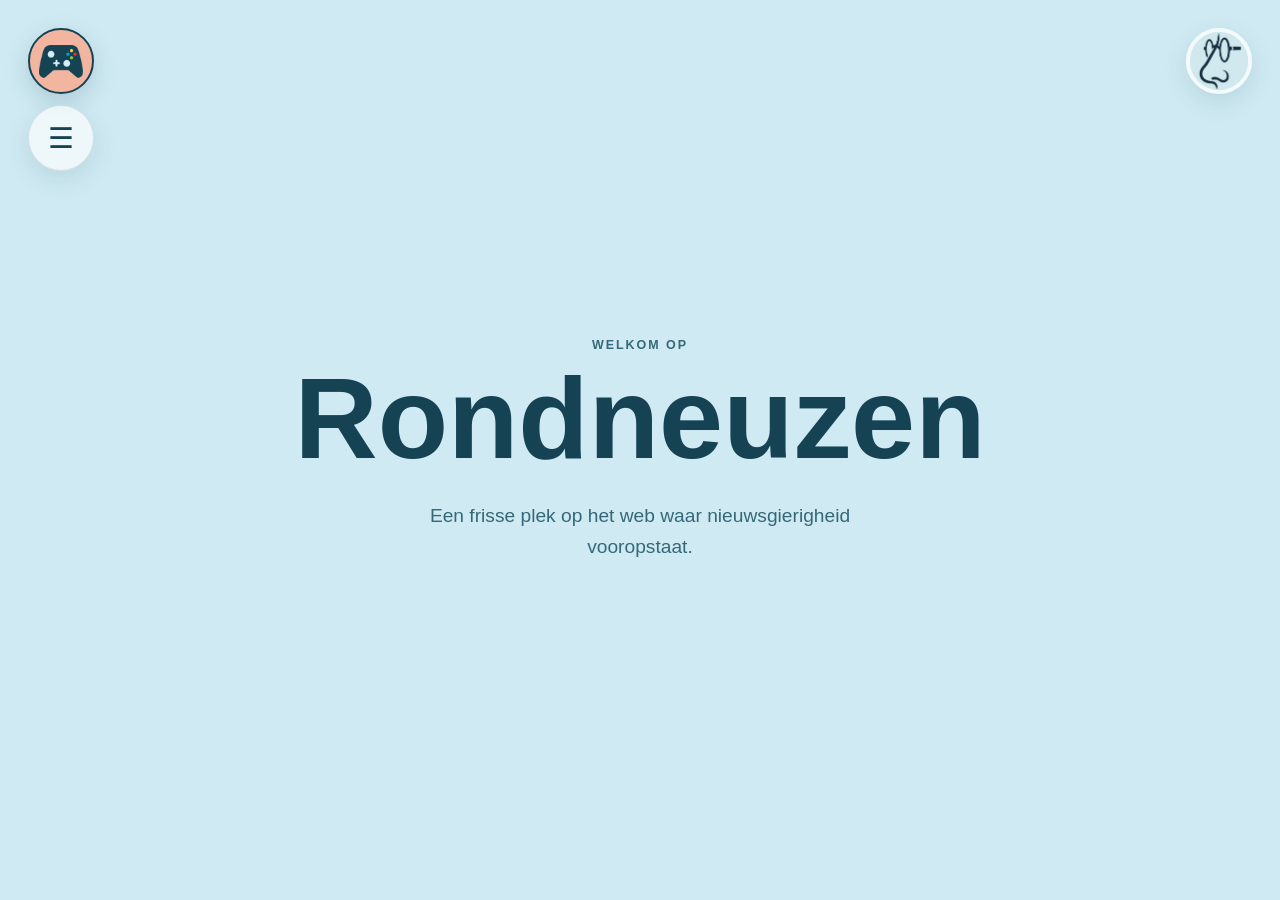
<file: index.html>
<!DOCTYPE html>
<html lang="nl">
<head>
  <meta charset="UTF-8">
  <meta name="viewport" content="width=device-width, initial-scale=1.0">
  <title>Rondneuzen</title>
  <link rel="icon" href="Data/Favicon/favicon.ico" sizes="any">
  <link rel="icon" href="Data/Favicon/favicon.svg" type="image/svg+xml">
  <link rel="apple-touch-icon" href="Data/Favicon/apple-touch-icon.png">
  <link rel="manifest" href="Data/Favicon/site.webmanifest">
  <link rel="stylesheet" href="style.css">
</head>
<body>
  <img class="site-logo" src="Data/Logo/RondNeuzen.jpg" alt="Rondneuzen logo">
  <a href="spelletjes.html" class="games-link" aria-label="Naar spelletjes"><img src="Data/Logo/Controller.webp" alt=""></a>
  <input type="checkbox" id="menu-toggle" class="menu-toggle">
  <label for="menu-toggle" class="menu-button" aria-label="Open menu">
    <span></span>
    <span></span>
    <span></span>
  </label>

  <nav class="menu" aria-label="Hoofdnavigatie">
    <a href="index.html">Home</a>
    <a href="over-mij.html">Over mij</a>
    <a href="contact.html">Contact</a>
  </nav>

  <main class="hero">
    <p class="eyebrow">Welkom op</p>
    <h1>Rondneuzen</h1>
    <p class="intro">Een frisse plek op het web waar nieuwsgierigheid vooropstaat.</p>
  </main>
</body>
</html>
</file>
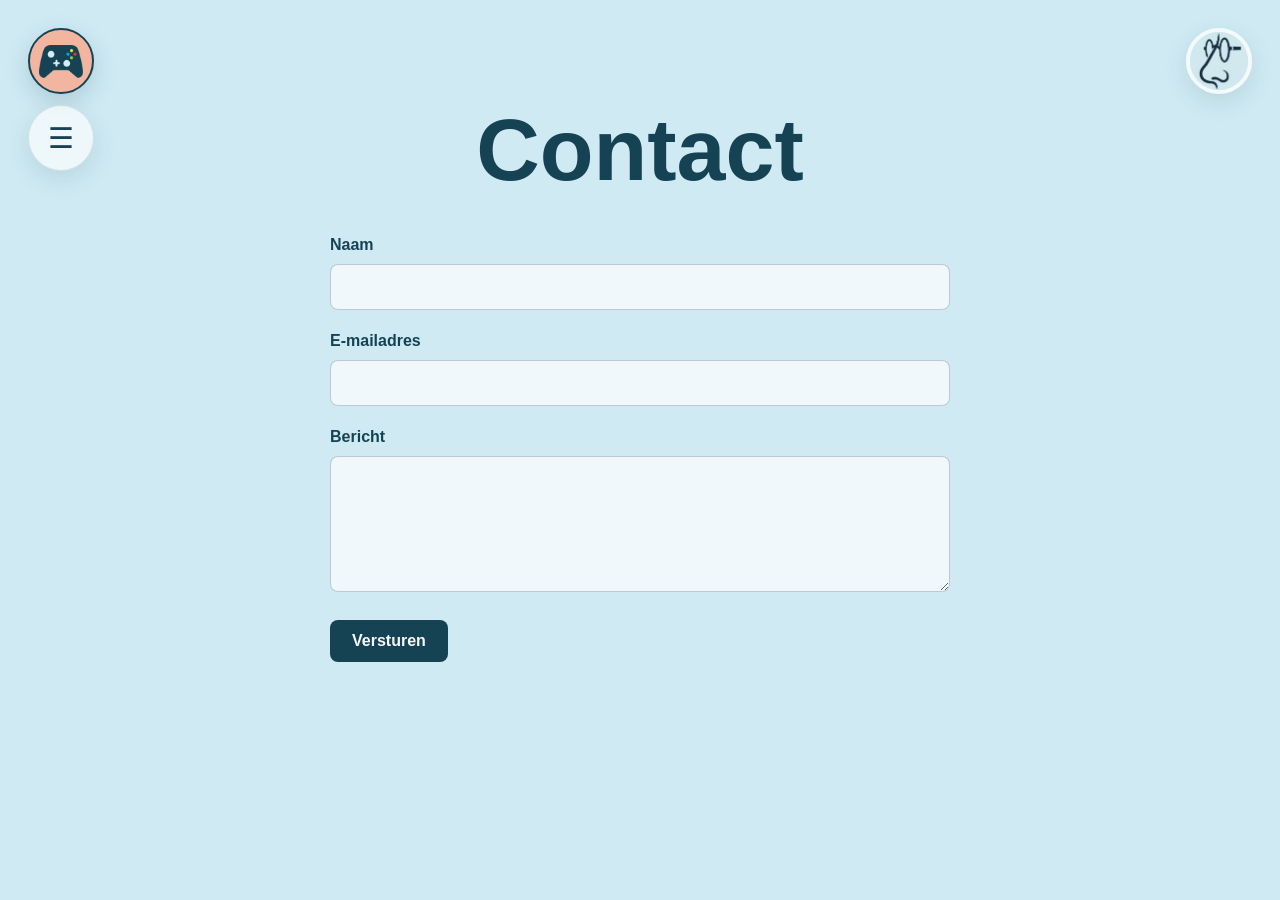
<file: contact.html>
<!DOCTYPE html>
<html lang="nl">
<head>
  <meta charset="UTF-8">
  <meta name="viewport" content="width=device-width, initial-scale=1.0">
  <title>Contact | Rondneuzen</title>
  <link rel="icon" href="Data/Favicon/favicon.ico" sizes="any">
  <link rel="icon" href="Data/Favicon/favicon.svg" type="image/svg+xml">
  <link rel="apple-touch-icon" href="Data/Favicon/apple-touch-icon.png">
  <link rel="manifest" href="Data/Favicon/site.webmanifest">
  <link rel="stylesheet" href="style.css">
</head>
<body>
  <img class="site-logo" src="Data/Logo/RondNeuzen.jpg" alt="Rondneuzen logo">
  <a href="spelletjes.html" class="games-link" aria-label="Naar spelletjes"><img src="Data/Logo/Controller.webp" alt=""></a>
  <input type="checkbox" id="menu-toggle" class="menu-toggle">
  <label for="menu-toggle" class="menu-button" aria-label="Open menu">
    <span></span>
    <span></span>
    <span></span>
  </label>

  <nav class="menu" aria-label="Hoofdnavigatie">
    <a href="index.html">Home</a>
    <a href="over-mij.html">Over mij</a>
    <a href="contact.html">Contact</a>
  </nav>

  <main class="contact-page">
    <h1>Contact</h1>

    <form class="contact-form" action="mailto:mdelgorge@hotmail.com?subject=Contactformulier%20Rondneuzen" method="post">
      <label for="name">Naam</label>
      <input type="text" id="name" name="naam" required>

      <label for="email">E-mailadres</label>
      <input type="email" id="email" name="e-mailadres" required>

      <label for="message">Bericht</label>
      <textarea id="message" name="bericht" rows="6" required></textarea>

      <button type="submit">Versturen</button>
    </form>
  </main>

  <script>
    document.querySelector('.contact-form').addEventListener('submit', function (event) {
      event.preventDefault();

      const formData = new FormData(event.target);
      const body = [
        `Naam: ${formData.get('naam')}`,
        `E-mailadres: ${formData.get('e-mailadres')}`,
        `Bericht: ${formData.get('bericht')}`
      ].join('\n');

      window.location.href = `mailto:mdelgorge@hotmail.com?subject=Contactformulier%20Rondneuzen&body=${encodeURIComponent(body)}`;
    });
  </script>
</body>
</html>
</file>
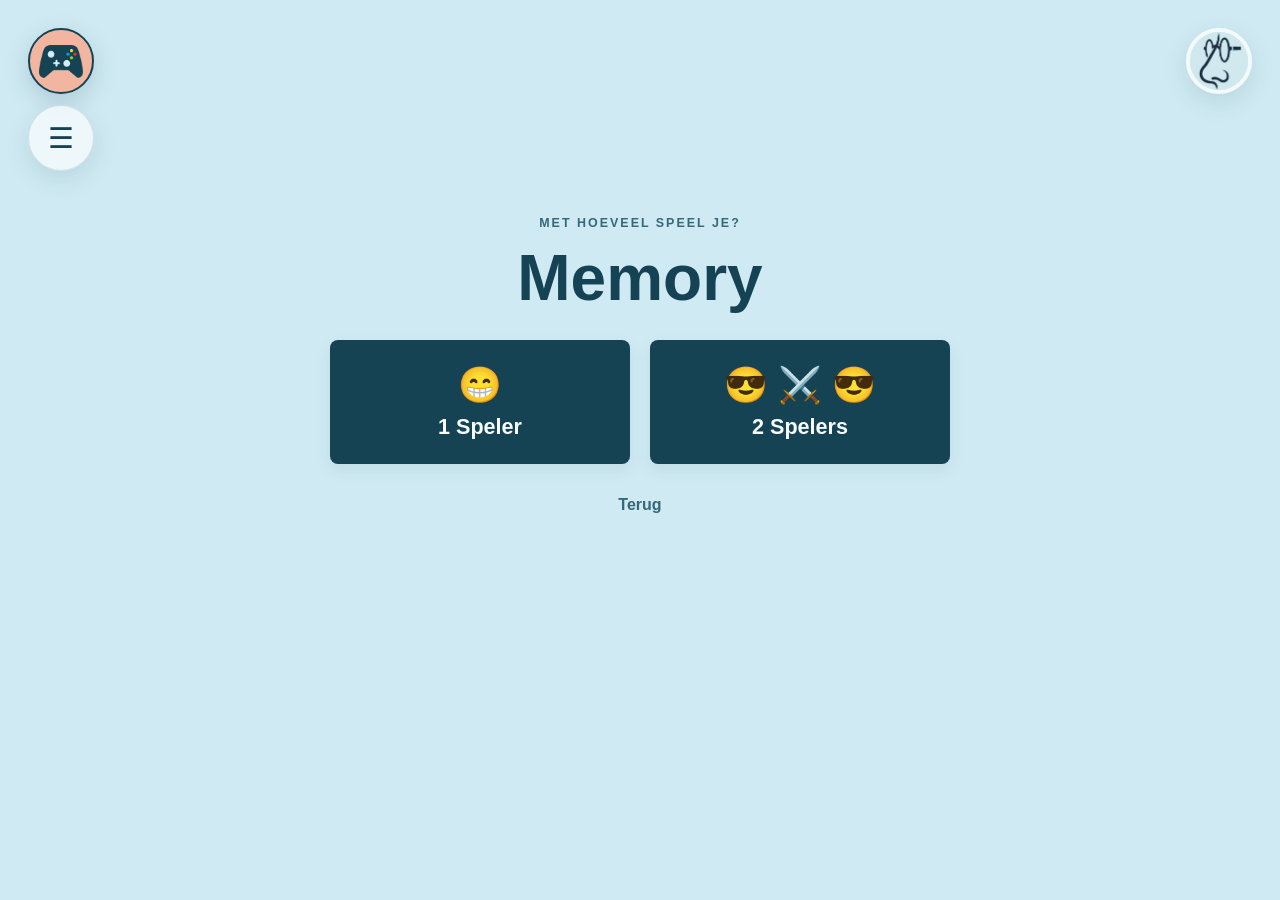
<file: memory.html>
<!DOCTYPE html>
<html lang="nl">
<head>
  <meta charset="UTF-8">
  <meta name="viewport" content="width=device-width, initial-scale=1.0">
  <title>Memory | Rondneuzen</title>
  <link rel="icon" href="Data/Favicon/favicon.ico" sizes="any">
  <link rel="icon" href="Data/Favicon/favicon.svg" type="image/svg+xml">
  <link rel="apple-touch-icon" href="Data/Favicon/apple-touch-icon.png">
  <link rel="manifest" href="Data/Favicon/site.webmanifest">
  <link rel="stylesheet" href="style.css">
</head>
<body>
  <img class="site-logo" src="Data/Logo/RondNeuzen.jpg" alt="Rondneuzen logo">
  <a href="spelletjes.html" class="games-link" aria-label="Naar spelletjes"><img src="Data/Logo/Controller.webp" alt=""></a>
  <input type="checkbox" id="menu-toggle" class="menu-toggle">
  <label for="menu-toggle" class="menu-button" aria-label="Open menu">
    <span></span>
    <span></span>
    <span></span>
  </label>

  <nav class="menu" aria-label="Hoofdnavigatie">
    <a href="index.html">Home</a>
    <a href="over-mij.html">Over mij</a>
    <a href="contact.html">Contact</a>
  </nav>

  <main class="memory-game">
    <section class="player-selection" id="player-selection">
      <p class="eyebrow">Met hoeveel speel je?</p>
      <h1>Memory</h1>
      <div class="player-options" aria-label="Kies het aantal spelers">
        <button type="button" data-players="1">
          <span class="player-icon" aria-hidden="true">😁</span>
          <span class="player-title">1 Speler</span>
        </button>
        <button type="button" data-players="2">
          <span class="player-icon" aria-hidden="true">😎 ⚔️ 😎</span>
          <span class="player-title">2 Spelers</span>
        </button>
      </div>
      <a href="spelletjes.html" class="back-link">Terug</a>
    </section>

    <section class="memory-setup" id="memory-setup" hidden>
      <p class="eyebrow" id="setup-mode-label">1 Speler 😁</p>
      <h1>Memory</h1>

      <div class="setup-group" id="lives-group">
        <p class="setup-label">Kies je levens</p>
        <div class="lives-options" aria-label="Kies het aantal levens">
          <button type="button" class="selected" data-lives="infinite" aria-pressed="true">
            <span class="option-icon" aria-hidden="true">♾️</span>
            <span class="option-title">Oefenen</span>
          </button>
          <button type="button" data-lives="8" aria-pressed="false">
            <span class="option-icon" aria-hidden="true">❤️❤️❤️</span>
            <span class="option-title">8 levens</span>
          </button>
          <button type="button" data-lives="6" aria-pressed="false">
            <span class="option-icon" aria-hidden="true">❤️❤️</span>
            <span class="option-title">6 levens</span>
          </button>
          <button type="button" data-lives="4" aria-pressed="false">
            <span class="option-icon" aria-hidden="true">❤️</span>
            <span class="option-title">4 levens</span>
          </button>
        </div>
      </div>

      <div class="setup-group" id="avatars-group" hidden>
        <div class="avatar-pickers">
          <div class="avatar-picker">
            <p class="setup-label">Speler 1</p>
            <div class="avatar-options" data-player-picker="1" aria-label="Kies dier voor Speler 1">
              <button type="button" class="selected" data-avatar="🐰" aria-label="Konijn" aria-pressed="true">🐰</button>
              <button type="button" data-avatar="🐱" aria-label="Poes" aria-pressed="false">🐱</button>
              <button type="button" data-avatar="🐸" aria-label="Kikker" aria-pressed="false">🐸</button>
              <button type="button" data-avatar="🦊" aria-label="Vos" aria-pressed="false">🦊</button>
            </div>
          </div>
          <div class="avatar-picker">
            <p class="setup-label">Speler 2</p>
            <div class="avatar-options" data-player-picker="2" aria-label="Kies dier voor Speler 2">
              <button type="button" data-avatar="🐰" aria-label="Konijn" aria-pressed="false">🐰</button>
              <button type="button" data-avatar="🐱" aria-label="Poes" aria-pressed="false">🐱</button>
              <button type="button" data-avatar="🐸" aria-label="Kikker" aria-pressed="false">🐸</button>
              <button type="button" class="selected" data-avatar="🦊" aria-label="Vos" aria-pressed="true">🦊</button>
            </div>
          </div>
        </div>
      </div>

      <div class="setup-group">
        <p class="setup-label">Kies het speelveld</p>
        <div class="grid-options" aria-label="Kies hoeveel kaartjes">
          <button type="button" data-cards="6">6 kaartjes</button>
          <button type="button" data-cards="12">12 kaartjes</button>
          <button type="button" data-cards="16">16 kaartjes</button>
          <button type="button" data-cards="20">20 kaartjes</button>
        </div>
      </div>
      <button type="button" class="back-link" id="back-to-player-selection">Terug</button>
    </section>

    <section class="memory-session" id="game-session" hidden>
      <p class="eyebrow" id="session-mode-label">1 Speler</p>

      <div class="solo-status" id="solo-status">
        <span class="pairs-progress" id="pairs-progress">Setjes: 0 van 6</span>
        <span class="lives-display" id="lives-display" aria-label="Levens">♾️</span>
      </div>

      <div class="scoreboard" id="versus-scoreboard" hidden>
        <div class="score-card active" id="player-1-card">
          <span class="score-name"><span id="player-1-avatar" aria-hidden="true">🐰</span> Speler 1</span>
          <span class="score-points" id="player-1-score">0</span>
        </div>
        <div class="score-vs" aria-hidden="true">⚔️</div>
        <div class="score-card" id="player-2-card">
          <span class="score-name"><span id="player-2-avatar" aria-hidden="true">🦊</span> Speler 2</span>
          <span class="score-points" id="player-2-score">0</span>
        </div>
      </div>

      <div class="memory-board" id="memory-board" aria-label="Memory speelveld"></div>

      <p class="game-feedback" id="game-feedback" aria-live="polite"></p>

      <section class="game-result" id="game-result" hidden>
        <div class="trophy" id="trophy" aria-hidden="true" hidden>🏆</div>
        <h2 id="result-title">Goed gedaan!</h2>
        <p id="score"></p>
        <div class="game-actions">
          <button type="button" id="restart-game">Nog een keer!</button>
          <button type="button" id="change-setup">Opnieuw kiezen!</button>
        </div>
      </section>
    </section>
  </main>

  <script src="Data/Games-Data/Plaatjes-Dieren/Dieren-Data.js"></script>
  <script>
    if (
      typeof animalBank === 'undefined' ||
      !Array.isArray(animalBank) ||
      animalBank.length < 10 ||
      new Set(animalBank.map((animal) => animal?.id)).size !== animalBank.length ||
      animalBank.some(
        (animal) =>
          typeof animal?.id !== 'string' ||
          !animal.id.trim() ||
          typeof animal?.label !== 'string' ||
          !animal.label.trim() ||
          !Array.isArray(animal?.images) ||
          animal.images.length < 1 ||
          new Set(animal.images).size !== animal.images.length ||
          animal.images.some((image) => typeof image !== 'string' || !image.trim())
      )
    ) {
      throw new Error('Ongeldige dierenbank: controleer Data/Games-Data/Plaatjes-Dieren/Dieren-Data.js.');
    }

    const playerSelection = document.querySelector('#player-selection');
    const memorySetup = document.querySelector('#memory-setup');
    const gameSession = document.querySelector('#game-session');
    const setupModeLabel = document.querySelector('#setup-mode-label');
    const sessionModeLabel = document.querySelector('#session-mode-label');
    const livesGroup = document.querySelector('#lives-group');
    const avatarsGroup = document.querySelector('#avatars-group');
    const soloStatus = document.querySelector('#solo-status');
    const pairsProgress = document.querySelector('#pairs-progress');
    const livesDisplay = document.querySelector('#lives-display');
    const versusScoreboard = document.querySelector('#versus-scoreboard');
    const player1Card = document.querySelector('#player-1-card');
    const player2Card = document.querySelector('#player-2-card');
    const player1Avatar = document.querySelector('#player-1-avatar');
    const player2Avatar = document.querySelector('#player-2-avatar');
    const player1Score = document.querySelector('#player-1-score');
    const player2Score = document.querySelector('#player-2-score');
    const memoryBoard = document.querySelector('#memory-board');
    const feedback = document.querySelector('#game-feedback');
    const result = document.querySelector('#game-result');
    const trophy = document.querySelector('#trophy');
    const resultTitle = document.querySelector('#result-title');
    const scoreText = document.querySelector('#score');
    const restartButton = document.querySelector('#restart-game');
    const changeSetupButton = document.querySelector('#change-setup');
    const backToPlayerSelectionButton = document.querySelector('#back-to-player-selection');
    const playerButtons = [...document.querySelectorAll('[data-players]')];
    const livesButtons = [...document.querySelectorAll('[data-lives]')];
    const avatarPickers = [...document.querySelectorAll('[data-player-picker]')];
    const gridButtons = [...document.querySelectorAll('[data-cards]')];

    let selectedPlayers = 1;
    let selectedLives = 'infinite';
    let playerAvatars = { 1: '🐰', 2: '🦊' };
    let selectedCards = 12;
    let maxLives = Infinity;
    let remainingLives = Infinity;
    let totalPairs = 6;
    let matchedPairs = 0;
    let currentPlayer = 1;
    let scores = { 1: 0, 2: 0 };
    let flippedCards = [];
    let isBoardLocked = false;
    let turnTimeoutId = null;

    function shuffle(items) {
      const shuffled = [...items];

      for (let index = shuffled.length - 1; index > 0; index -= 1) {
        const randomIndex = Math.floor(Math.random() * (index + 1));
        [shuffled[index], shuffled[randomIndex]] = [shuffled[randomIndex], shuffled[index]];
      }

      return shuffled;
    }

    function createDeck(pairCount) {
      const selectedAnimals = shuffle(animalBank).slice(0, pairCount);
      const cardPairs = [];

      selectedAnimals.forEach((animal) => {
        const selectedImage = shuffle(animal.images)[0];

        cardPairs.push({ id: animal.id, label: animal.label, image: selectedImage });
        cardPairs.push({ id: animal.id, label: animal.label, image: selectedImage });
      });

      return shuffle(cardPairs);
    }

    function updateLivesDisplay() {
      if (selectedLives === 'infinite') {
        livesDisplay.textContent = '♾️';
        livesDisplay.setAttribute('aria-label', 'Onbeperkt aantal levens');
        return;
      }

      const fullHearts = '❤️'.repeat(remainingLives);
      const emptyHearts = '🤍'.repeat(maxLives - remainingLives);
      livesDisplay.textContent = fullHearts + emptyHearts;
      livesDisplay.setAttribute('aria-label', `${remainingLives} van de ${maxLives} levens over`);
    }

    function updateActivePlayerUI() {
      player1Card.classList.toggle('active', currentPlayer === 1);
      player2Card.classList.toggle('active', currentPlayer === 2);
    }

    function updateAvatarPickersUI() {
      avatarPickers.forEach((picker) => {
        const playerNum = Number(picker.dataset.playerPicker);
        const otherPlayer = playerNum === 1 ? 2 : 1;
        const buttons = [...picker.querySelectorAll('[data-avatar]')];

        buttons.forEach((button) => {
          const avatar = button.dataset.avatar;
          const isSelected = avatar === playerAvatars[playerNum];
          const isTakenByOther = avatar === playerAvatars[otherPlayer];

          button.classList.toggle('selected', isSelected);
          button.setAttribute('aria-pressed', String(isSelected));
          button.disabled = isTakenByOther;
        });
      });
    }

    function getBoardLayoutClass(cardCount) {
      if (cardCount === 6) return 'cols-3 rows-2';
      if (cardCount === 12) return 'cols-4 rows-3';
      if (cardCount === 16) return 'cols-4 rows-4';
      return 'cols-5 rows-4';
    }

    function startGame(cardCount) {
      clearTimeout(turnTimeoutId);
      selectedCards = cardCount;
      totalPairs = cardCount / 2;
      matchedPairs = 0;
      flippedCards = [];
      isBoardLocked = false;
      currentPlayer = 1;
      scores = { 1: 0, 2: 0 };

      const isSinglePlayer = selectedPlayers === 1;
      maxLives = selectedLives === 'infinite' ? Infinity : Number(selectedLives);
      remainingLives = maxLives;

      sessionModeLabel.textContent = isSinglePlayer
        ? `1 Speler • ${cardCount} kaartjes`
        : `2 Spelers • ${cardCount} kaartjes`;

      if (isSinglePlayer) {
        pairsProgress.textContent = `Setjes: 0 van ${totalPairs}`;
        updateLivesDisplay();
        soloStatus.hidden = false;
        versusScoreboard.hidden = true;
        feedback.textContent = '';
      } else {
        player1Avatar.textContent = playerAvatars[1];
        player2Avatar.textContent = playerAvatars[2];
        player1Score.textContent = '0';
        player2Score.textContent = '0';
        updateActivePlayerUI();
        soloStatus.hidden = true;
        versusScoreboard.hidden = false;
        feedback.textContent = `${playerAvatars[1]} Speler 1 mag beginnen!`;
      }

      const deck = createDeck(totalPairs);
      memoryBoard.className = `memory-board ${getBoardLayoutClass(cardCount)}`;
      memoryBoard.replaceChildren();

      deck.forEach((cardData, index) => {
        const cardButton = document.createElement('button');
        cardButton.type = 'button';
        cardButton.className = 'memory-card';
        cardButton.dataset.animal = cardData.id;
        cardButton.dataset.label = cardData.label;
        cardButton.dataset.index = String(index + 1);
        cardButton.setAttribute('aria-label', `Kaart ${index + 1}`);

        const cardInner = document.createElement('span');
        cardInner.className = 'card-inner';

        const cardBack = document.createElement('span');
        cardBack.className = 'card-face card-back';
        cardBack.setAttribute('aria-hidden', 'true');
        cardBack.textContent = '?';

        const cardFront = document.createElement('span');
        cardFront.className = 'card-face card-front';

        const img = document.createElement('img');
        img.src = cardData.image;
        img.alt = cardData.label;
        img.draggable = false;

        cardFront.append(img);
        cardInner.append(cardBack, cardFront);
        cardButton.append(cardInner);
        cardButton.addEventListener('click', handleCardClick);
        memoryBoard.append(cardButton);
      });

      playerSelection.hidden = true;
      memorySetup.hidden = true;
      gameSession.hidden = false;
      memoryBoard.hidden = false;
      feedback.hidden = false;
      result.hidden = true;
      trophy.hidden = true;
    }

    function showResult(didWin) {
      memoryBoard.hidden = true;
      soloStatus.hidden = true;
      versusScoreboard.hidden = true;
      feedback.hidden = true;

      if (selectedPlayers === 1) {
        trophy.hidden = !didWin;
        resultTitle.textContent = didWin ? 'Gefeliciteerd!' : 'Bijna!';

        if (didWin) {
          scoreText.textContent = selectedLives === 'infinite'
            ? `Je hebt alle ${totalPairs} setjes gevonden!`
            : `Je hebt alle ${totalPairs} setjes gevonden met nog ${remainingLives} ${remainingLives === 1 ? 'leven' : 'levens'} over!`;
        } else {
          scoreText.textContent = `Je levens zijn op. Je hebt ${matchedPairs} van de ${totalPairs} setjes gevonden.`;
        }
      } else {
        trophy.hidden = false;

        if (scores[1] > scores[2]) {
          resultTitle.textContent = `${playerAvatars[1]} wint!`;
          scoreText.textContent = `Met ${scores[1]} : ${scores[2]}`;
        } else if (scores[2] > scores[1]) {
          resultTitle.textContent = `${playerAvatars[2]} wint!`;
          scoreText.textContent = `Met ${scores[2]} : ${scores[1]}`;
        } else {
          resultTitle.textContent = 'Gelijkspel!';
          scoreText.textContent = `Met ${scores[1]} : ${scores[2]}`;
        }
      }

      result.hidden = false;
    }

    function handleCardClick(event) {
      const card = event.currentTarget;

      if (isBoardLocked || card.classList.contains('flipped') || card.classList.contains('matched')) {
        return;
      }

      card.classList.add('flipped');
      card.disabled = true;
      card.setAttribute('aria-label', card.dataset.label);
      flippedCards.push(card);

      if (flippedCards.length < 2) {
        return;
      }

      isBoardLocked = true;
      const [firstCard, secondCard] = flippedCards;
      const isMatch = firstCard.dataset.animal === secondCard.dataset.animal;

      if (isMatch) {
        matchedPairs += 1;
        firstCard.classList.add('matched');
        secondCard.classList.add('matched');

        if (selectedPlayers === 1) {
          pairsProgress.textContent = `Setjes: ${matchedPairs} van ${totalPairs}`;
          feedback.textContent = 'Goed gedaan!';
        } else {
          scores[currentPlayer] += 1;
          if (currentPlayer === 1) {
            player1Score.textContent = String(scores[1]);
          } else {
            player2Score.textContent = String(scores[2]);
          }
          feedback.textContent = matchedPairs < totalPairs
            ? `Goed zo! ${playerAvatars[currentPlayer]} Speler ${currentPlayer} mag nog een keer!`
            : 'Alle dieren gevonden!';
        }

        if (matchedPairs === totalPairs) {
          turnTimeoutId = setTimeout(() => {
            flippedCards = [];
            isBoardLocked = false;
            showResult(true);
          }, 1000);
        } else {
          turnTimeoutId = setTimeout(() => {
            flippedCards = [];
            isBoardLocked = false;
          }, 450);
        }
      } else {
        firstCard.classList.add('mismatch');
        secondCard.classList.add('mismatch');

        if (selectedPlayers === 1) {
          if (selectedLives !== 'infinite') {
            remainingLives -= 1;
            updateLivesDisplay();
          }

          if (remainingLives === 0) {
            feedback.textContent = 'Oeps, je levens zijn op!';
            turnTimeoutId = setTimeout(() => {
              flippedCards = [];
              isBoardLocked = false;
              showResult(false);
            }, 1500);
            return;
          }

          feedback.textContent = 'Bijna, probeer het nog eens!';
          turnTimeoutId = setTimeout(() => {
            [firstCard, secondCard].forEach((unmatchedCard) => {
              unmatchedCard.classList.remove('flipped', 'mismatch');
              unmatchedCard.disabled = false;
              unmatchedCard.setAttribute('aria-label', `Kaart ${unmatchedCard.dataset.index}`);
            });
            flippedCards = [];
            feedback.textContent = '';
            isBoardLocked = false;
          }, 1400);
        } else {
          feedback.textContent = 'Jammer, wissel van beurt!';
          turnTimeoutId = setTimeout(() => {
            [firstCard, secondCard].forEach((unmatchedCard) => {
              unmatchedCard.classList.remove('flipped', 'mismatch');
              unmatchedCard.disabled = false;
              unmatchedCard.setAttribute('aria-label', `Kaart ${unmatchedCard.dataset.index}`);
            });
            flippedCards = [];
            currentPlayer = currentPlayer === 1 ? 2 : 1;
            updateActivePlayerUI();
            feedback.textContent = `${playerAvatars[currentPlayer]} Speler ${currentPlayer} is aan de beurt!`;
            isBoardLocked = false;
          }, 1400);
        }
      }
    }

    playerButtons.forEach((button) => {
      button.addEventListener('click', () => {
        selectedPlayers = Number(button.dataset.players);
        const isSinglePlayer = selectedPlayers === 1;

        setupModeLabel.textContent = isSinglePlayer ? '1 Speler 😁' : '2 Spelers 😎 ⚔️ 😎';
        livesGroup.hidden = !isSinglePlayer;
        avatarsGroup.hidden = isSinglePlayer;
        updateAvatarPickersUI();
        playerSelection.hidden = true;
        memorySetup.hidden = false;
      });
    });

    avatarPickers.forEach((picker) => {
      const playerNum = Number(picker.dataset.playerPicker);
      const otherPlayer = playerNum === 1 ? 2 : 1;

      picker.querySelectorAll('[data-avatar]').forEach((button) => {
        button.addEventListener('click', () => {
          const chosenAvatar = button.dataset.avatar;
          if (chosenAvatar === playerAvatars[otherPlayer]) {
            return;
          }

          playerAvatars[playerNum] = chosenAvatar;
          updateAvatarPickersUI();
        });
      });
    });

    updateAvatarPickersUI();

    livesButtons.forEach((button) => {
      button.addEventListener('click', () => {
        selectedLives = button.dataset.lives;
        livesButtons.forEach((item) => {
          item.classList.remove('selected');
          item.setAttribute('aria-pressed', 'false');
        });
        button.classList.add('selected');
        button.setAttribute('aria-pressed', 'true');
      });
    });

    gridButtons.forEach((button) => {
      button.addEventListener('click', () => {
        startGame(Number(button.dataset.cards));
      });
    });

    backToPlayerSelectionButton.addEventListener('click', () => {
      memorySetup.hidden = true;
      playerSelection.hidden = false;
    });

    restartButton.addEventListener('click', () => {
      startGame(selectedCards);
    });

    changeSetupButton.addEventListener('click', () => {
      clearTimeout(turnTimeoutId);
      gameSession.hidden = true;
      memorySetup.hidden = true;
      playerSelection.hidden = false;
    });
  </script>
</body>
</html>
</file>
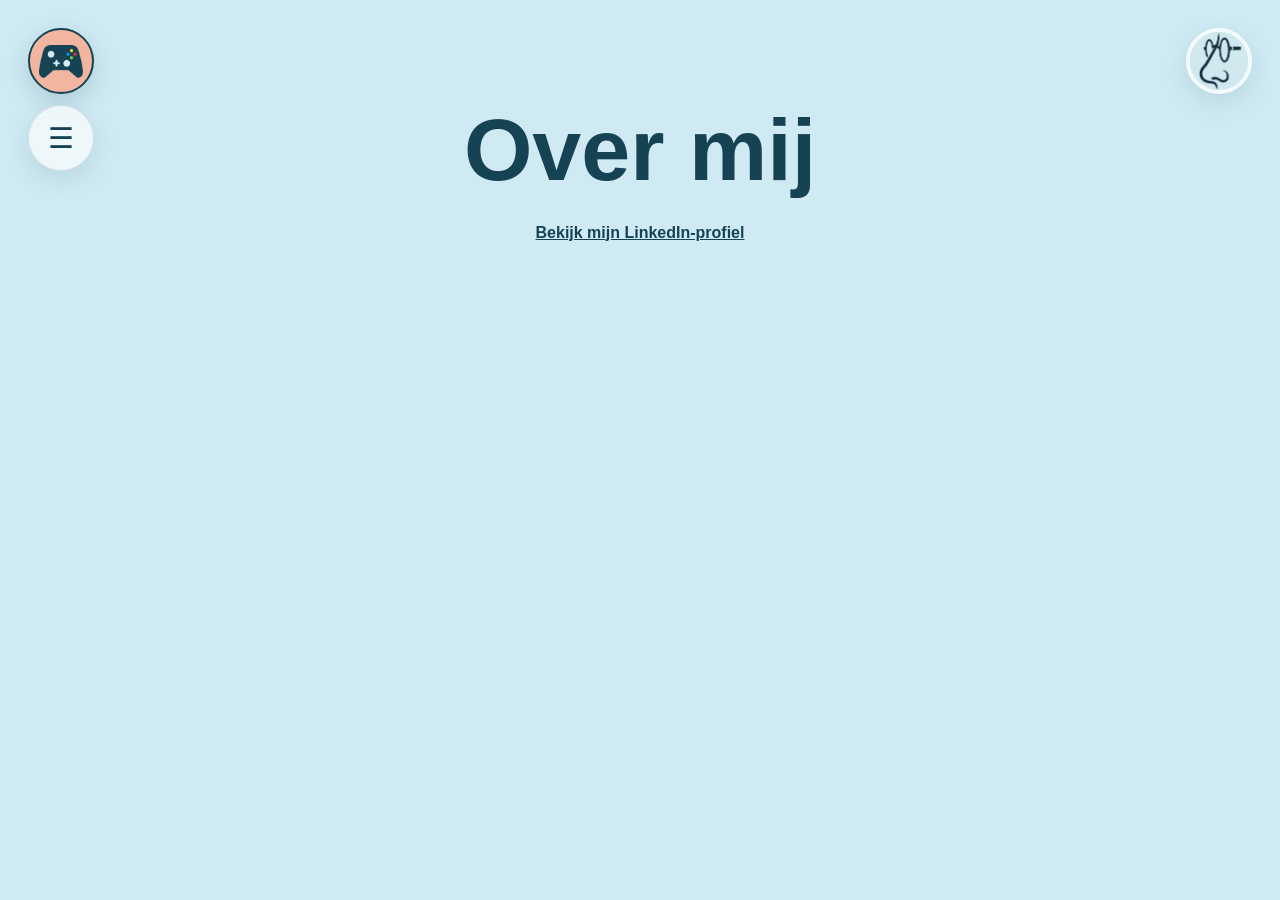
<file: over-mij.html>
<!DOCTYPE html>
<html lang="nl">
<head>
  <meta charset="UTF-8">
  <meta name="viewport" content="width=device-width, initial-scale=1.0">
  <title>Over mij | Rondneuzen</title>
  <link rel="icon" href="Data/Favicon/favicon.ico" sizes="any">
  <link rel="icon" href="Data/Favicon/favicon.svg" type="image/svg+xml">
  <link rel="apple-touch-icon" href="Data/Favicon/apple-touch-icon.png">
  <link rel="manifest" href="Data/Favicon/site.webmanifest">
  <link rel="stylesheet" href="style.css">
</head>
<body>
  <img class="site-logo" src="Data/Logo/RondNeuzen.jpg" alt="Rondneuzen logo">
  <a href="spelletjes.html" class="games-link" aria-label="Naar spelletjes"><img src="Data/Logo/Controller.webp" alt=""></a>
  <input type="checkbox" id="menu-toggle" class="menu-toggle">
  <label for="menu-toggle" class="menu-button" aria-label="Open menu">
    <span></span>
    <span></span>
    <span></span>
  </label>

  <nav class="menu" aria-label="Hoofdnavigatie">
    <a href="index.html">Home</a>
    <a href="over-mij.html">Over mij</a>
    <a href="contact.html">Contact</a>
  </nav>

  <main class="contact-page">
    <h1>Over mij</h1>
    <p class="profile-link">
      <a href="https://www.linkedin.com/in/martijn-delgorge-1694a1192/" target="_blank" rel="noopener noreferrer">Bekijk mijn LinkedIn-profiel</a>
    </p>
  </main>
</body>
</html>
</file>
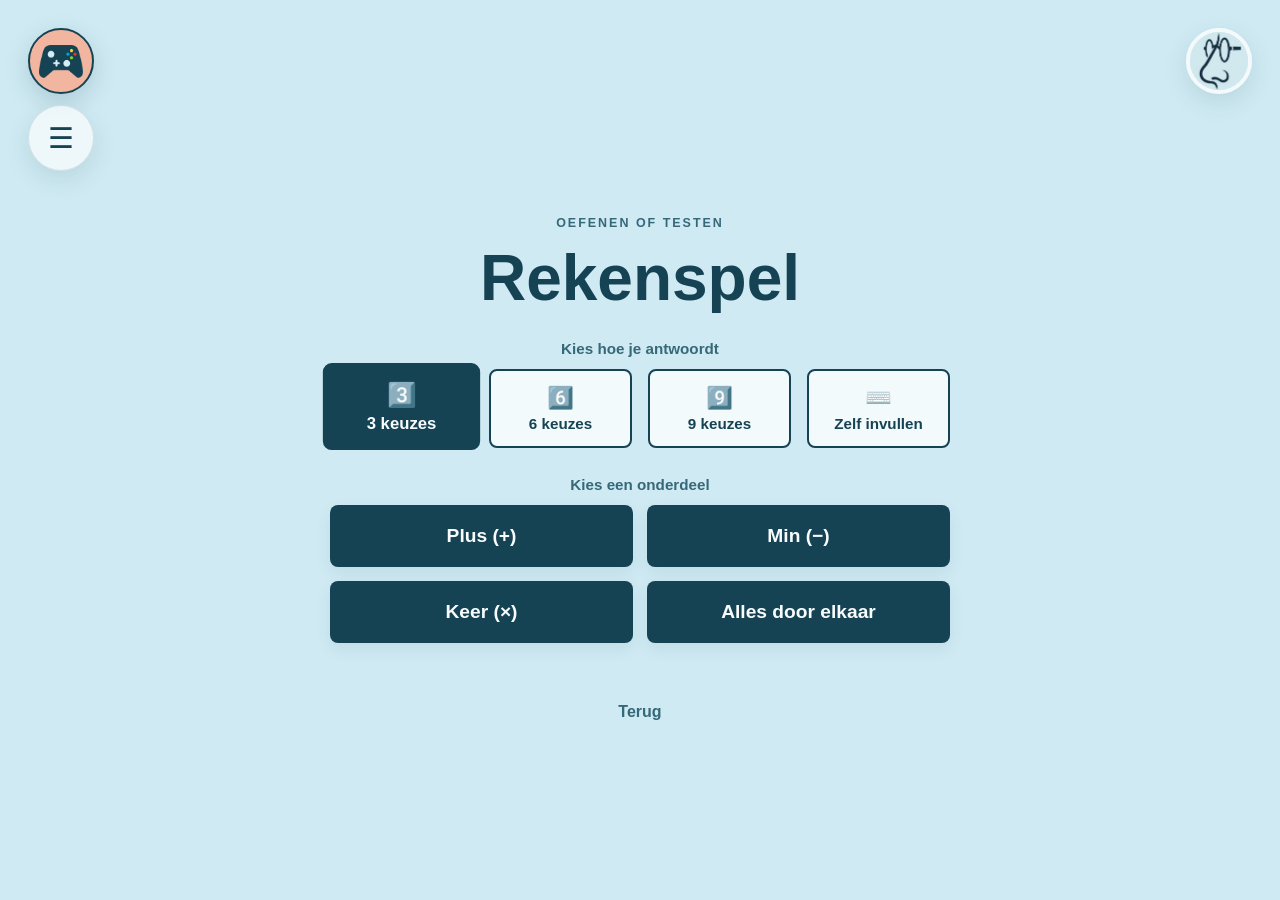
<file: rekenspel.html>
<!DOCTYPE html>
<html lang="nl">
<head>
  <meta charset="UTF-8">
  <meta name="viewport" content="width=device-width, initial-scale=1.0">
  <title>Rekenspel | Rondneuzen</title>
  <link rel="icon" href="Data/Favicon/favicon.ico" sizes="any">
  <link rel="icon" href="Data/Favicon/favicon.svg" type="image/svg+xml">
  <link rel="apple-touch-icon" href="Data/Favicon/apple-touch-icon.png">
  <link rel="manifest" href="Data/Favicon/site.webmanifest">
  <link rel="stylesheet" href="style.css">
</head>
<body>
  <img class="site-logo" src="Data/Logo/RondNeuzen.jpg" alt="Rondneuzen logo">
  <a href="spelletjes.html" class="games-link" aria-label="Naar spelletjes"><img src="Data/Logo/Controller.webp" alt=""></a>
  <input type="checkbox" id="menu-toggle" class="menu-toggle">
  <label for="menu-toggle" class="menu-button" aria-label="Open menu">
    <span></span>
    <span></span>
    <span></span>
  </label>

  <nav class="menu" aria-label="Hoofdnavigatie">
    <a href="index.html">Home</a>
    <a href="over-mij.html">Over mij</a>
    <a href="contact.html">Contact</a>
  </nav>

  <main class="math-game">
    <section class="memory-setup math-setup" id="mode-selection">
      <p class="eyebrow">Oefenen of testen</p>
      <h1>Rekenspel</h1>

      <div class="setup-group">
        <p class="setup-label">Kies hoe je antwoordt</p>
        <div class="lives-options" id="choice-mode-options" aria-label="Kies hoe je antwoordt">
          <button type="button" class="selected" data-choice-mode="3" aria-pressed="true">
            <span class="option-icon" aria-hidden="true">3️⃣</span>
            <span class="option-title">3 keuzes</span>
          </button>
          <button type="button" data-choice-mode="6" aria-pressed="false">
            <span class="option-icon" aria-hidden="true">6️⃣</span>
            <span class="option-title">6 keuzes</span>
          </button>
          <button type="button" data-choice-mode="9" aria-pressed="false">
            <span class="option-icon" aria-hidden="true">9️⃣</span>
            <span class="option-title">9 keuzes</span>
          </button>
          <button type="button" data-choice-mode="input" aria-pressed="false">
            <span class="option-icon" aria-hidden="true">⌨️</span>
            <span class="option-title">Zelf invullen</span>
          </button>
        </div>
      </div>

      <div class="setup-group">
        <p class="setup-label">Kies een onderdeel</p>
        <div class="grid-options" aria-label="Kies een onderdeel">
          <button type="button" data-mode="plus">Plus (+)</button>
          <button type="button" data-mode="minus">Min (−)</button>
          <button type="button" data-mode="times">Keer (×)</button>
          <button type="button" data-mode="all">Alles door elkaar</button>
        </div>
      </div>
      <a href="spelletjes.html" class="back-link">Terug</a>
    </section>

    <section class="table-selection" id="table-selection" hidden>
      <p class="eyebrow" id="level-eyebrow">Kies een tafel</p>
      <h1>Rekenspel</h1>
      <div class="table-options" id="table-options" aria-label="Kies welk niveau je wilt oefenen"></div>
      <button type="button" class="back-link" id="back-to-modes">Terug</button>
    </section>

    <section class="game-session" id="game-session" hidden>
      <p class="eyebrow" id="selected-table-label">Tafels 1 t/m 10</p>

      <section class="math-question" id="math-question">
        <h2 id="question-text"></h2>
        <div class="answer-options choices-3" id="answer-options"></div>

        <div class="math-input-container" id="math-input-container" hidden>
          <div class="math-input-row">
            <div class="math-input-box" id="math-input-box" aria-live="polite">
              <span class="math-input-value" id="math-input-value"></span>
              <span class="math-cursor" aria-hidden="true">|</span>
            </div>
            <button type="button" class="check-button" id="math-check-btn" aria-label="Controleer antwoord" disabled>➔</button>
          </div>

          <div class="math-keypad" id="math-keypad" aria-label="Cijfertoetsen">
            <button type="button" class="math-key" data-key="1">1</button>
            <button type="button" class="math-key" data-key="2">2</button>
            <button type="button" class="math-key" data-key="3">3</button>
            <button type="button" class="math-key" data-key="4">4</button>
            <button type="button" class="math-key" data-key="5">5</button>
            <button type="button" class="math-key" data-key="6">6</button>
            <button type="button" class="math-key" data-key="7">7</button>
            <button type="button" class="math-key" data-key="8">8</button>
            <button type="button" class="math-key" data-key="9">9</button>
            <button type="button" class="math-key math-key-action" data-key="clear" aria-label="Wis alles">C</button>
            <button type="button" class="math-key" data-key="0">0</button>
            <button type="button" class="math-key math-key-action" data-key="backspace" aria-label="Wis cijfer">⌫</button>
          </div>
        </div>
      </section>

      <ol class="answer-progress" id="answer-progress" aria-label="Voortgang van de antwoorden">
        <li aria-label="Ronde 1">○</li>
        <li aria-label="Ronde 2">○</li>
        <li aria-label="Ronde 3">○</li>
        <li aria-label="Ronde 4">○</li>
        <li aria-label="Ronde 5">○</li>
        <li aria-label="Ronde 6">○</li>
        <li aria-label="Ronde 7">○</li>
        <li aria-label="Ronde 8">○</li>
        <li aria-label="Ronde 9">○</li>
        <li aria-label="Ronde 10">○</li>
      </ol>

      <p class="game-feedback" id="game-feedback" aria-live="polite"></p>
      <section class="game-result" id="game-result" hidden>
        <div class="trophy" id="trophy" aria-hidden="true" hidden>🏆</div>
        <h2 id="result-title">Goed gedaan!</h2>
        <p id="score"></p>
        <div class="game-actions">
          <button type="button" id="restart-game">Nog een keer!</button>
          <button type="button" id="choose-table">Opnieuw kiezen!</button>
        </div>
      </section>
    </section>
  </main>

  <script src="Data/Games-Data/Rekenspel/Sommen-Data.js"></script>
  <script>
    if (
      typeof timesBank === 'undefined' || timesBank.length !== 100 ||
      typeof plusBank === 'undefined' || plusBank.length !== 2500 ||
      typeof minusBank === 'undefined' || minusBank.length !== 4950
    ) {
      throw new Error('Ongeldige sommenbank: controleer Data/Games-Data/Rekenspel/Sommen-Data.js.');
    }

    const MODES_CONFIG = {
      3: {
        totalChoices: 3,
        neededFakes: 2,
        marginFactor: 0.20,
        minPoolSize: 5
      },
      6: {
        totalChoices: 6,
        neededFakes: 5,
        marginFactor: 0.35,
        minPoolSize: 9
      },
      9: {
        totalChoices: 9,
        neededFakes: 8,
        marginFactor: 0.50,
        minPoolSize: 14
      },
      input: {
        type: 'input'
      }
    };

    const toSumObjects = (bank) => bank.map((text) => ({
      text,
      answer: text.split(' = ')[1]
    }));

    const timesSums = toSumObjects(timesBank);
    const plusSums = toSumObjects(plusBank);
    const minusSums = toSumObjects(minusBank);

    const questionText = document.querySelector('#question-text');
    const answerOptions = document.querySelector('#answer-options');
    const answerProgress = [...document.querySelectorAll('#answer-progress li')];
    const feedback = document.querySelector('#game-feedback');
    const result = document.querySelector('#game-result');
    const trophy = document.querySelector('#trophy');
    const resultTitle = document.querySelector('#result-title');
    const scoreText = document.querySelector('#score');
    const restartButton = document.querySelector('#restart-game');
    const chooseTableButton = document.querySelector('#choose-table');
    const modeSelection = document.querySelector('#mode-selection');
    const tableSelection = document.querySelector('#table-selection');
    const levelEyebrow = document.querySelector('#level-eyebrow');
    const tableOptions = document.querySelector('#table-options');
    const backToModesButton = document.querySelector('#back-to-modes');
    const gameSession = document.querySelector('#game-session');
    const selectedTableLabel = document.querySelector('#selected-table-label');
    const mathQuestion = document.querySelector('#math-question');
    const modeButtons = [...document.querySelectorAll('[data-mode]')];
    const choiceModeButtons = [...document.querySelectorAll('[data-choice-mode]')];

    const mathInputContainer = document.querySelector('#math-input-container');
    const mathInputBox = document.querySelector('#math-input-box');
    const mathInputValue = document.querySelector('#math-input-value');
    const mathCheckBtn = document.querySelector('#math-check-btn');
    const mathKeypad = document.querySelector('#math-keypad');

    let currentRound = 0;
    let score = 0;
    let currentSum;
    let selectedSums = [];
    let gameSums = [];
    let selectedMode = 'times';
    let selectedLevel = 'all';
    let selectedChoiceMode = '3';
    let currentInput = '';
    let isTransitioning = false;
    let roundTimeoutId = null;

    function shuffle(items) {
      const shuffled = [...items];

      for (let index = shuffled.length - 1; index > 0; index -= 1) {
        const randomIndex = Math.floor(Math.random() * (index + 1));
        [shuffled[index], shuffled[randomIndex]] = [shuffled[randomIndex], shuffled[index]];
      }

      return shuffled;
    }

    function generateChoices(target, config) {
      const margin = Math.max(Math.ceil(target * config.marginFactor), 1);
      let min = Math.max(0, target - margin);
      let max = target + margin;

      if ((max - min) < config.minPoolSize) {
        min = 0;
        max = Math.max(max, min + config.minPoolSize);
      }

      const pool = [];
      for (let num = min; num <= max; num += 1) {
        if (num !== target) {
          pool.push(num);
        }
      }

      const shuffledPool = shuffle(pool);
      const fakeAnswers = shuffledPool.slice(0, config.neededFakes);
      return shuffle([target, ...fakeAnswers]);
    }

    function getSessionLabel(mode, level) {
      if (mode === 'times') {
        return level === 'all' ? 'Alle tafels' : `Tafel van ${level}`;
      }
      if (mode === 'plus') {
        return level === 'all' ? 'Alle plussommen' : `Plus tot ${level}`;
      }
      if (mode === 'minus') {
        return level === 'all' ? 'Alle minsommen' : `Min tot ${level}`;
      }
      return level === 'all' ? 'Alles door elkaar' : `Alles door elkaar tot ${level}`;
    }

    function openLevelSelection(mode) {
      selectedMode = mode;
      tableOptions.replaceChildren();

      const buttonsConfig = [];

      if (mode === 'times') {
        levelEyebrow.textContent = 'Kies een tafel';
        buttonsConfig.push({ level: 'all', label: 'Alle tafels oefenen' });
        for (let table = 1; table <= 10; table += 1) {
          buttonsConfig.push({ level: String(table), label: `Tafel van ${table}` });
        }
      } else {
        if (mode === 'plus') {
          levelEyebrow.textContent = 'Plus • Kies een niveau';
          buttonsConfig.push({ level: 'all', label: 'Alle plussommen oefenen' });
        } else if (mode === 'minus') {
          levelEyebrow.textContent = 'Min • Kies een niveau';
          buttonsConfig.push({ level: 'all', label: 'Alle minsommen oefenen' });
        } else {
          levelEyebrow.textContent = 'Alles door elkaar • Kies een niveau';
          buttonsConfig.push({ level: 'all', label: 'Alle sommen oefenen' });
        }

        for (let limit = 10; limit <= 90; limit += 10) {
          buttonsConfig.push({ level: String(limit), label: `Tot ${limit}` });
        }
      }

      buttonsConfig.forEach((item) => {
        const button = document.createElement('button');
        button.type = 'button';
        button.dataset.level = item.level;
        button.textContent = item.label;
        button.addEventListener('click', () => startGame(item.level));
        tableOptions.append(button);
      });

      modeSelection.hidden = true;
      gameSession.hidden = true;
      tableSelection.hidden = false;
    }

    function showQuestion() {
      isTransitioning = false;
      currentSum = gameSums[currentRound];
      const target = Number(currentSum.answer);

      let question = currentSum.text.replace(/ = \d+$/, ' = ?');
      if (currentSum.text.includes(' + ')) {
        const [a, b] = currentSum.text.split(' = ')[0].split(' + ');
        const [first, second] = shuffle([a, b]);
        question = `${first} + ${second} = ?`;
      }

      questionText.textContent = question;
      feedback.className = 'game-feedback';
      feedback.textContent = '';

      if (selectedChoiceMode === 'input') {
        if (answerOptions) {
          answerOptions.hidden = true;
          answerOptions.replaceChildren();
        }
        if (mathInputContainer) {
          mathInputContainer.hidden = false;
        }
        currentInput = '';
        if (mathInputValue) mathInputValue.textContent = '';
        if (mathInputBox) mathInputBox.className = 'math-input-box';
        if (mathCheckBtn) mathCheckBtn.disabled = true;
        if (mathKeypad) {
          mathKeypad.querySelectorAll('button').forEach((btn) => {
            btn.disabled = false;
          });
        }
      } else {
        if (mathInputContainer) mathInputContainer.hidden = true;
        if (answerOptions) {
          answerOptions.hidden = false;
          answerOptions.className = `answer-options choices-${selectedChoiceMode}`;
          answerOptions.replaceChildren();

          const cfg = MODES_CONFIG[selectedChoiceMode] || MODES_CONFIG['3'];
          const choices = generateChoices(target, cfg);

          choices.forEach((answer) => {
            const button = document.createElement('button');
            button.type = 'button';
            button.dataset.answer = String(answer);
            button.textContent = String(answer);
            button.addEventListener('click', () => checkAnswer(String(answer), button));
            answerOptions.append(button);
          });
        }
      }
    }

    function startGame(level) {
      clearTimeout(roundTimeoutId);
      isTransitioning = false;
      selectedLevel = level;

      if (selectedMode === 'times') {
        selectedSums = selectedLevel === 'all'
          ? timesSums
          : timesSums.filter((sum) => Number(sum.text.split(' × ')[0]) === Number(selectedLevel));
        gameSums = shuffle(selectedSums).slice(0, 10);
      } else if (selectedMode === 'plus') {
        selectedSums = selectedLevel === 'all'
          ? plusSums
          : plusSums.filter((sum) => Number(sum.answer) <= Number(selectedLevel));
        gameSums = shuffle(selectedSums).slice(0, 10);
      } else if (selectedMode === 'minus') {
        selectedSums = selectedLevel === 'all'
          ? minusSums
          : minusSums.filter((sum) => Number(sum.text.split(' − ')[0]) <= Number(selectedLevel));
        gameSums = shuffle(selectedSums).slice(0, 10);
      } else {
        const matchingTimes = selectedLevel === 'all'
          ? timesSums
          : timesSums.filter((sum) => Number(sum.answer) <= Number(selectedLevel));
        const matchingPlus = selectedLevel === 'all'
          ? plusSums
          : plusSums.filter((sum) => Number(sum.answer) <= Number(selectedLevel));
        const matchingMinus = selectedLevel === 'all'
          ? minusSums
          : minusSums.filter((sum) => Number(sum.text.split(' − ')[0]) <= Number(selectedLevel));

        selectedSums = [...matchingTimes, ...matchingPlus, ...matchingMinus];
        gameSums = shuffle([
          ...shuffle(matchingTimes).slice(0, 10),
          ...shuffle(matchingPlus).slice(0, 10),
          ...shuffle(matchingMinus).slice(0, 10)
        ]).slice(0, 10);
      }

      currentRound = 0;
      score = 0;
      selectedTableLabel.textContent = getSessionLabel(selectedMode, selectedLevel);
      answerProgress.forEach((progressItem, index) => {
        progressItem.textContent = '○';
        progressItem.className = '';
        progressItem.setAttribute('aria-label', `Ronde ${index + 1}`);
      });
      modeSelection.hidden = true;
      tableSelection.hidden = true;
      gameSession.hidden = false;
      mathQuestion.hidden = false;
      feedback.className = 'game-feedback';
      feedback.hidden = false;
      result.hidden = true;
      trophy.hidden = true;
      resultTitle.textContent = 'Goed gedaan!';
      showQuestion();
    }

    function checkAnswer(submittedAnswer, chosenButton) {
      if (isTransitioning) return;
      isTransitioning = true;

      const isCorrect = Number(submittedAnswer) === Number(currentSum.answer);
      const progressItem = answerProgress[currentRound];

      if (selectedChoiceMode === 'input') {
        if (mathCheckBtn) mathCheckBtn.disabled = true;
        if (mathKeypad) {
          mathKeypad.querySelectorAll('button').forEach((b) => { b.disabled = true; });
        }
        if (mathInputBox) {
          mathInputBox.classList.add(isCorrect ? 'correct' : 'incorrect');
        }
      } else if (answerOptions) {
        answerOptions.querySelectorAll('button').forEach((button) => {
          button.disabled = true;
          if (String(button.dataset.answer) === String(currentSum.answer)) {
            button.classList.add('correct');
          } else if (button === chosenButton && !isCorrect) {
            button.classList.add('incorrect');
          }
        });
      }

      if (progressItem) {
        progressItem.textContent = isCorrect ? '😊' : '😢';
        progressItem.className = isCorrect ? 'correct' : 'incorrect';
        progressItem.setAttribute('aria-label', isCorrect ? `Ronde ${currentRound + 1}: goed` : `Ronde ${currentRound + 1}: fout`);
      }

      feedback.textContent = isCorrect ? 'Goed gedaan!' : `Bijna! Het goede antwoord is ${currentSum.answer}.`;
      feedback.className = `game-feedback ${isCorrect ? 'correct' : 'incorrect'}`;
      score += isCorrect ? 1 : 0;

      const delay = isCorrect ? 1500 : 2800;
      roundTimeoutId = setTimeout(() => {
        currentRound += 1;
        if (currentRound < 10) {
          showQuestion();
        } else {
          mathQuestion.hidden = true;
          feedback.hidden = true;
          if (mathInputContainer) mathInputContainer.hidden = true;
          const perfectScore = score === 10;
          trophy.hidden = !perfectScore;
          resultTitle.textContent = perfectScore ? 'Gefeliciteerd!' : 'Goed gedaan!';
          scoreText.textContent = `Je hebt ${score} van de 10 sommen goed.`;
          result.hidden = false;
        }
        isTransitioning = false;
      }, delay);
    }

    function handleKeypadInput(digit) {
      if (isTransitioning || selectedChoiceMode !== 'input') return;
      if (currentInput.length < 5) {
        currentInput = currentInput === '0' ? digit : currentInput + digit;
        if (mathInputValue) mathInputValue.textContent = currentInput;
        if (mathCheckBtn) mathCheckBtn.disabled = currentInput.length === 0;
      }
    }

    function handleKeypadBackspace() {
      if (isTransitioning || selectedChoiceMode !== 'input') return;
      currentInput = currentInput.slice(0, -1);
      if (mathInputValue) mathInputValue.textContent = currentInput;
      if (mathCheckBtn) mathCheckBtn.disabled = currentInput.length === 0;
    }

    function handleKeypadClear() {
      if (isTransitioning || selectedChoiceMode !== 'input') return;
      currentInput = '';
      if (mathInputValue) mathInputValue.textContent = '';
      if (mathCheckBtn) mathCheckBtn.disabled = true;
    }

    if (mathKeypad) {
      mathKeypad.querySelectorAll('button').forEach((button) => {
        button.addEventListener('click', () => {
          const key = button.dataset.key;
          if (key === 'backspace') {
            handleKeypadBackspace();
          } else if (key === 'clear') {
            handleKeypadClear();
          } else if (key) {
            handleKeypadInput(key);
          }
        });
      });
    }

    if (mathInputBox) {
      mathInputBox.addEventListener('click', () => {
        handleKeypadBackspace();
      });
    }

    if (mathCheckBtn) {
      mathCheckBtn.addEventListener('click', () => {
        if (!mathCheckBtn.disabled && currentInput.length > 0) {
          checkAnswer(currentInput);
        }
      });
    }

    if (typeof window !== 'undefined') {
      window.addEventListener('keydown', (event) => {
        if (gameSession.hidden || selectedChoiceMode !== 'input' || isTransitioning) return;
        if (event.key >= '0' && event.key <= '9') {
          event.preventDefault();
          handleKeypadInput(event.key);
        } else if (event.key === 'Backspace') {
          event.preventDefault();
          handleKeypadBackspace();
        } else if (event.key === 'Enter') {
          event.preventDefault();
          if (currentInput.length > 0) {
            checkAnswer(currentInput);
          }
        }
      });
    }

    choiceModeButtons.forEach((button) => {
      button.addEventListener('click', () => {
        choiceModeButtons.forEach((btn) => {
          btn.classList.toggle('selected', btn === button);
          btn.setAttribute('aria-pressed', btn === button ? 'true' : 'false');
        });
        selectedChoiceMode = button.dataset.choiceMode;
      });
    });

    modeButtons.forEach((button) => {
      button.addEventListener('click', () => openLevelSelection(button.dataset.mode));
    });

    backToModesButton.addEventListener('click', () => {
      tableSelection.hidden = true;
      modeSelection.hidden = false;
    });

    restartButton.addEventListener('click', () => {
      startGame(selectedLevel);
    });

    chooseTableButton.addEventListener('click', () => {
      clearTimeout(roundTimeoutId);
      isTransitioning = false;
      gameSession.hidden = true;
      tableSelection.hidden = true;
      modeSelection.hidden = false;
    });
  </script>
</body>
</html>
</file>
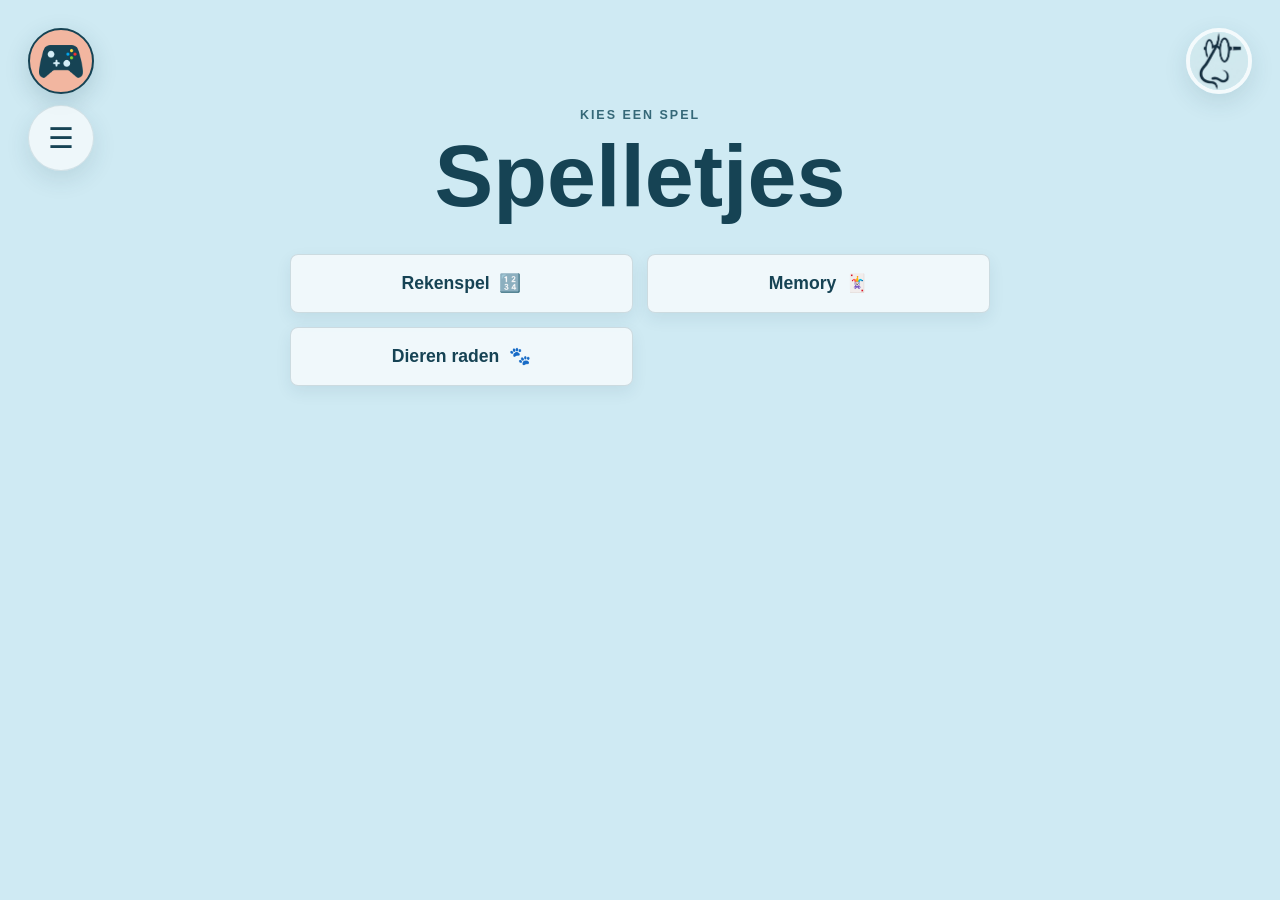
<file: spelletjes.html>
<!DOCTYPE html>
<html lang="nl">
<head>
  <meta charset="UTF-8">
  <meta name="viewport" content="width=device-width, initial-scale=1.0">
  <title>Spelletjes | Rondneuzen</title>
  <link rel="icon" href="Data/Favicon/favicon.ico" sizes="any">
  <link rel="icon" href="Data/Favicon/favicon.svg" type="image/svg+xml">
  <link rel="apple-touch-icon" href="Data/Favicon/apple-touch-icon.png">
  <link rel="manifest" href="Data/Favicon/site.webmanifest">
  <link rel="stylesheet" href="style.css">
</head>
<body>
  <img class="site-logo" src="Data/Logo/RondNeuzen.jpg" alt="Rondneuzen logo">
  <a href="spelletjes.html" class="games-link" aria-label="Naar spelletjes"><img src="Data/Logo/Controller.webp" alt=""></a>
  <input type="checkbox" id="menu-toggle" class="menu-toggle">
  <label for="menu-toggle" class="menu-button" aria-label="Open menu">
    <span></span>
    <span></span>
    <span></span>
  </label>

  <nav class="menu" aria-label="Hoofdnavigatie">
    <a href="index.html">Home</a>
    <a href="over-mij.html">Over mij</a>
    <a href="contact.html">Contact</a>
  </nav>

  <main class="games-page">
    <p class="eyebrow">Kies een spel</p>
    <h1>Spelletjes</h1>

    <nav class="games-menu" aria-label="Spelletjesmenu">
      <a href="rekenspel.html">Rekenspel <span aria-hidden="true">🔢</span></a>
      <a href="memory.html">Memory <span aria-hidden="true">🃏</span></a>
      <a href="dieren-raden.html">Dieren raden <span aria-hidden="true">🐾</span></a>
    </nav>
  </main>
</body>
</html>
</file>
<file: style.css>
:root {
  --pastel-blue: #cfeaf3;
  --deep-blue: #164354;
  --soft-white: #f8fcfd;
  --accent: #f2b6a0;
  --secondary-text: #356878;
  --success-color: #176b45;
  --success-light: #ccefdc;
  --error-color: #a23737;
  --error-light: #f6d1d1;
}

@font-face {
  font-family: 'OpenDyslexic';
  src: url('Data/Tekst-Data/OpenDyslexic/OpenDyslexic-Regular.otf') format('opentype');
  font-weight: 400;
  font-style: normal;
  font-display: swap;
}

@font-face {
  font-family: 'OpenDyslexic';
  src: url('Data/Tekst-Data/OpenDyslexic/OpenDyslexic-Bold.otf') format('opentype');
  font-weight: 700;
  font-style: normal;
  font-display: swap;
}

* {
  box-sizing: border-box;
}

[hidden] {
  display: none !important;
}

:focus-visible {
  outline: 4px solid var(--deep-blue);
  outline-offset: 4px;
}

body {
  min-height: 100vh;
  margin: 0;
  overflow-x: hidden;
  color: var(--deep-blue);
  background: var(--pastel-blue);
  font-family: Arial, sans-serif;
}

.site-logo {
  position: fixed;
  top: 28px;
  right: 28px;
  z-index: 1;
  width: 58px;
  height: 58px;
  box-sizing: content-box;
  object-fit: cover;
  border: 4px solid rgba(248, 252, 253, 0.9);
  border-radius: 50%;
  box-shadow: 0 8px 24px rgba(22, 67, 84, 0.12);
}

.games-link {
  position: fixed;
  top: 28px;
  left: 28px;
  z-index: 2;
  width: 66px;
  height: 66px;
  display: flex;
  align-items: center;
  justify-content: center;
  padding: 0;
  color: var(--deep-blue);
  text-decoration: none;
  background: var(--accent);
  border: 2px solid var(--deep-blue);
  border-radius: 50%;
  box-shadow: 0 8px 24px rgba(22, 67, 84, 0.18);
  transition: background 180ms ease, transform 180ms ease, box-shadow 180ms ease;
}

.games-link img {
  width: 44px;
  height: auto;
  display: block;
  pointer-events: none;
  user-select: none;
}

.games-link:hover {
  background: #f7c7b6;
  transform: translateY(-2px) scale(1.06);
  box-shadow: 0 12px 28px rgba(22, 67, 84, 0.25);
}

.games-link:active {
  transform: translateY(1px) scale(0.97);
}

.menu-toggle {
  position: absolute;
  width: 1px;
  height: 1px;
  opacity: 0;
}

.menu-toggle:focus-visible + .menu-button {
  outline: 4px solid var(--deep-blue);
  outline-offset: 4px;
}

.menu-button {
  position: fixed;
  top: 105px;
  left: 28px;
  z-index: 5;
  width: 66px;
  height: 66px;
  cursor: pointer;
  background: rgba(248, 252, 253, 0.76);
  border: 1px solid rgba(22, 67, 84, 0.12);
  border-radius: 50%;
  box-shadow: 0 8px 24px rgba(22, 67, 84, 0.12);
  font-size: 1.8rem;
  color: var(--deep-blue);
  display: flex;
  align-items: center;
  justify-content: center;
  transition: background 180ms ease, transform 180ms ease;
  padding: 0;
  line-height: 1;
}

.menu-button::before {
  content: '☰';
  transition: opacity 180ms ease;
}

.menu-toggle:checked + .menu-button::before {
  content: '✕';
}

.menu-button:hover {
  background: var(--soft-white);
  transform: translateY(-2px);
}

.menu-button span {
  display: none;
}

.menu-hint {
  position: fixed;
  top: 150px;
  left: 104px;
  z-index: 2;
  display: flex;
  align-items: center;
  margin: 0;
  color: var(--deep-blue);
  font-size: 0.95rem;
  font-weight: 700;
  white-space: nowrap;
  transform: translateY(-50%);
}

.menu-hint::before {
  margin-right: 7px;
  font-size: 1.5rem;
  content: '<-';
}

.menu {
  position: fixed;
  top: 171px;
  left: 28px;
  z-index: 2;
  display: grid;
  min-width: 180px;
  padding: 12px;
  background: rgba(248, 252, 253, 0.9);
  border: 1px solid rgba(22, 67, 84, 0.1);
  border-radius: 16px;
  box-shadow: 0 16px 40px rgba(22, 67, 84, 0.14);
  opacity: 0;
  visibility: hidden;
  pointer-events: none;
  transform: translateY(-8px);
  transition: opacity 180ms ease, transform 180ms ease, visibility 180ms ease;
}

.menu a {
  padding: 11px 13px;
  color: var(--deep-blue);
  font-size: 0.95rem;
  text-decoration: none;
  border-radius: 9px;
}

.menu a:hover {
  background: var(--pastel-blue);
}

.menu-toggle:checked ~ .menu {
  opacity: 1;
  visibility: visible;
  pointer-events: auto;
  transform: translateY(0);
}

.menu-toggle:checked + .menu-button span:first-child {
  transform: rotate(45deg) translateY(7px);
}

.hero {
  display: grid;
  min-height: 100vh;
  padding: 12vh 8vw;
  align-content: center;
  justify-items: center;
  text-align: center;
}

.eyebrow {
  margin: 0 0 12px;
  color: var(--secondary-text);
  font-size: 0.78rem;
  font-weight: 700;
  letter-spacing: 0.16em;
  text-transform: uppercase;
}

h1 {
  max-width: 900px;
  margin: 0;
  color: var(--deep-blue);
  font-family: Arial, sans-serif;
  font-size: clamp(3.4rem, 9vw, 8rem);
  line-height: 0.95;
  letter-spacing: 0;
}

.intro {
  max-width: 430px;
  margin: 28px 0 0;
  color: var(--secondary-text);
  font-size: clamp(1rem, 2vw, 1.2rem);
  line-height: 1.6;
}

.profile-link {
  margin: 24px 0 0;
  text-align: center;
}

.profile-link a {
  color: var(--deep-blue);
  font-weight: 700;
}

.contact-page {
  width: min(100% - 48px, 620px);
  min-height: 100vh;
  margin: 0 auto;
  padding: 12vh 0 64px;
}

.games-page {
  width: min(100% - 48px, 700px);
  min-height: 100vh;
  margin: 0 auto;
  padding: 12vh 0 64px;
  text-align: center;
}

.games-page h1 {
  margin-bottom: 36px;
  font-size: clamp(3rem, 8vw, 5.5rem);
}

.games-menu {
  display: grid;
  grid-template-columns: repeat(2, 1fr);
  gap: 14px;
}

.games-menu a {
  padding: 18px 20px;
  color: var(--deep-blue);
  font-size: 1.1rem;
  font-weight: 700;
  text-decoration: none;
  background: rgba(248, 252, 253, 0.8);
  border: 1px solid rgba(22, 67, 84, 0.16);
  border-radius: 8px;
  box-shadow: 0 6px 16px rgba(22, 67, 84, 0.08);
  transition: background 180ms ease, transform 180ms ease;
}

.games-menu a:hover {
  background: var(--soft-white);
  transform: translateY(-2px);
}

.games-menu span {
  margin-left: 5px;
}

.math-game,
.memory-game,
.animal-game {
  width: min(100% - 48px, 620px);
  min-height: 100vh;
  margin: 0 auto;
  padding: 12vh 0 64px;
  text-align: center;
}

.math-game {
  display: flex;
  flex-direction: column;
}

.math-game .game-session {
  display: flex;
  flex-direction: column;
  justify-content: center;
  flex: 1;
}

.table-selection,
.player-selection,
.animal-selection,
.memory-setup,
.math-setup {
  padding-top: 12vh;
}

.table-selection h1,
.player-selection h1,
.animal-selection h1,
.memory-setup h1,
.math-setup h1 {
  font-size: clamp(2.4rem, 6vw, 4rem);
  line-height: 1.15;
  margin-bottom: 24px;
}

.table-options {
  display: grid;
  grid-template-columns: repeat(2, 1fr);
  gap: 12px;
}

.table-options button {
  min-height: 52px;
  padding: 12px 16px;
  color: var(--soft-white);
  font: inherit;
  font-weight: 700;
  cursor: pointer;
  background: var(--deep-blue);
  border: 0;
  border-radius: 8px;
  transition: background 180ms ease, transform 180ms ease;
}

.table-options button:first-child {
  grid-column: 1 / -1;
  color: var(--deep-blue);
  background: rgba(248, 252, 253, 0.9);
  border: 2px solid var(--deep-blue);
}

.table-options button:active {
  background: #245e70;
  transform: translateY(-2px) scale(1.10);
}

.table-options button:first-child:active {
  color: var(--soft-white);
}

#difficulty-selection .table-options button {
  font-size: clamp(1.2rem, 3.5vw, 1.45rem);
  letter-spacing: 0.06em;
  min-height: 58px;
}

.back-link {
  display: inline-block;
  margin-top: 24px;
  padding: 8px 16px;
  color: var(--secondary-text);
  font: inherit;
  font-weight: 700;
  cursor: pointer;
  background: transparent;
  border: 0;
  text-decoration: none;
  transition: color 180ms ease, transform 180ms ease;
}

.back-link:active {
  color: var(--deep-blue);
  transform: translateY(-2px);
}

.game-progress {
  margin: 0 0 28px;
  color: var(--secondary-text);
  font-weight: 700;
}

.math-question {
  padding: 28px 24px 30px;
  background: rgba(248, 252, 253, 0.8);
  border: 1px solid rgba(22, 67, 84, 0.16);
  border-radius: 8px;
  box-shadow: 0 6px 16px rgba(22, 67, 84, 0.08);
}

.math-question h2,
.game-result h2 {
  margin: 0 0 24px;
  font-size: clamp(2rem, 6vw, 3.4rem);
}

.answer-progress {
  position: relative;
  display: flex;
  justify-content: space-between;
  width: 100%;
  max-width: 500px;
  margin: 24px auto 0;
  padding: 0;
  list-style: none;
}

.answer-progress::before {
  position: absolute;
  top: 50%;
  right: 10px;
  left: 10px;
  z-index: -1;
  height: 3px;
  content: '';
  background: rgba(22, 67, 84, 0.2);
}

.answer-progress li {
  display: grid;
  width: 28px;
  height: 28px;
  place-items: center;
  overflow: hidden;
  color: var(--deep-blue);
  font-size: 1.05rem;
  line-height: 1;
  background: var(--pastel-blue);
  border: 2px solid rgba(22, 67, 84, 0.35);
  border-radius: 50%;
}

.answer-progress li.correct {
  color: var(--success-color);
  background: var(--success-light);
  border-color: var(--success-color);
}

.answer-progress li.incorrect {
  color: var(--error-color);
  background: var(--error-light);
  border-color: var(--error-color);
}

.answer-options,
.answer-options.choices-3,
.answer-options.choices-6,
.answer-options.choices-9 {
  display: grid;
  grid-template-columns: repeat(3, 1fr);
  gap: 12px;
}

.answer-options button,
.game-result button {
  min-height: 52px;
  padding: 12px 18px;
  color: var(--soft-white);
  font: inherit;
  font-size: 1.1rem;
  font-weight: 700;
  cursor: pointer;
  background: var(--deep-blue);
  border: 0;
  border-radius: 8px;
  transition: background 180ms ease, transform 180ms ease, opacity 180ms ease;
}

.answer-options button:active,
.game-result button:active {
  transform: translateY(-2px) scale(1.10);
}

.answer-options button:disabled {
  cursor: default;
  opacity: 0.35;
}

.answer-options button.correct {
  color: var(--soft-white);
  background: var(--success-color);
  opacity: 1;
  transform: scale(1.05);
}

.answer-options button.incorrect {
  color: var(--soft-white);
  background: var(--error-color);
  opacity: 1;
  animation: shake 240ms ease-in-out;
}

@keyframes shake {
  0%, 100% {
    transform: translateX(0);
  }
  25% {
    transform: translateX(-4px);
  }
  75% {
    transform: translateX(4px);
  }
}

.math-input-container {
  margin: 0 auto;
}

.math-input-row {
  display: flex;
  justify-content: center;
  align-items: center;
  gap: 12px;
  margin: 0 auto 20px;
}

.math-input-box {
  display: flex;
  align-items: center;
  justify-content: center;
  min-width: 120px;
  height: 56px;
  padding: 0 16px;
  font-family: 'OpenDyslexic', Arial, sans-serif;
  font-size: 1.8rem;
  font-weight: 700;
  color: var(--deep-blue);
  background: var(--soft-white);
  border: 2px solid var(--deep-blue);
  border-radius: 8px;
  box-shadow: 0 4px 10px rgba(22, 67, 84, 0.12);
  transition: background 180ms ease, border-color 180ms ease, transform 180ms ease;
}

.math-input-box.correct {
  color: var(--soft-white);
  background: var(--success-color);
  border-color: var(--success-color);
  box-shadow: 0 0 0 2px var(--success-light), 0 4px 10px rgba(23, 107, 69, 0.2);
}

.math-input-box.incorrect {
  color: var(--soft-white);
  background: var(--error-color);
  border-color: var(--error-color);
  box-shadow: 0 0 0 2px var(--error-light), 0 4px 10px rgba(162, 55, 55, 0.2);
  animation: shake 240ms ease-in-out;
}

.math-cursor {
  display: inline-block;
  margin-left: 2px;
  color: var(--deep-blue);
  font-weight: 300;
  animation: cursor-blink 1s step-start infinite;
}

.math-input-box.correct .math-cursor,
.math-input-box.incorrect .math-cursor {
  display: none;
}

@keyframes cursor-blink {
  50% {
    opacity: 0;
  }
}

.math-keypad {
  display: grid;
  grid-template-columns: repeat(3, 1fr);
  max-width: 240px;
  gap: 8px;
  margin: 0 auto;
}

.math-key {
  display: grid;
  place-items: center;
  height: 48px;
  padding: 0;
  color: var(--deep-blue);
  font-family: 'OpenDyslexic', Arial, sans-serif;
  font-size: 1.4rem;
  font-weight: 700;
  cursor: pointer;
  background: rgba(248, 252, 253, 0.9);
  border: 2px solid var(--deep-blue);
  border-radius: 8px;
  box-shadow: 0 2px 6px rgba(22, 67, 84, 0.08);
  transition: background 180ms ease, color 180ms ease, transform 180ms ease;
}

.math-key:not(:disabled):hover {
  background: #e2f1f6;
  transform: translateY(-2px);
}

.math-key:not(:disabled):active {
  color: var(--soft-white);
  background: var(--deep-blue);
  transform: scale(0.95);
}

.math-key:disabled {
  cursor: default;
  opacity: 0.45;
}

.math-key-action {
  font-size: 1.2rem;
  background: rgba(207, 234, 243, 0.6);
}

.game-feedback {
  min-height: 24px;
  margin: 18px 0 0;
  font-weight: 700;
  transition: color 180ms ease;
}

.game-feedback.correct {
  color: var(--success-color);
}

.game-feedback.incorrect {
  color: var(--error-color);
}

.game-feedback.incorrect .feedback-target-word {
  color: var(--deep-blue);
  font-weight: 800;
  letter-spacing: 0.04em;
}

.game-feedback.incorrect .correct-letter-badge {
  display: inline-flex;
  align-items: center;
  justify-content: center;
  width: 28px;
  height: 28px;
  margin: 0 2px;
  vertical-align: 0;
  line-height: 1;
  color: var(--success-color);
  background: var(--success-light);
  border: 2px solid var(--success-color);
  border-radius: 50%;
  font-weight: 800;
  box-shadow: 0 2px 6px rgba(23, 107, 69, 0.18);
}

.game-result {
  padding: 28px 24px;
  background: rgba(248, 252, 253, 0.8);
  border: 1px solid rgba(22, 67, 84, 0.16);
  border-radius: 8px;
  box-shadow: 0 6px 16px rgba(22, 67, 84, 0.08);
}

.trophy {
  margin: -8px 0 12px;
  font-size: 5rem;
  line-height: 1;
}

.game-result p {
  margin: 0 0 24px;
  font-size: 1.1rem;
}

.game-actions {
  display: flex;
  flex-wrap: wrap;
  justify-content: center;
  gap: 12px;
}

/* ==========================================================================
   Dieren raden (Spelling & Fotoraadsel)
   ========================================================================== */

.animal-photo-card {
  width: 100%;
  max-width: 240px;
  aspect-ratio: 3 / 4;
  height: auto;
  margin: 0 auto 20px;
  overflow: hidden;
  background: var(--soft-white);
  border: 4px solid var(--soft-white);
  border-radius: 12px;
  box-shadow: 0 8px 24px rgba(22, 67, 84, 0.16);
  transition: border-color 180ms ease, box-shadow 180ms ease;
}

.animal-photo-card.matched {
  border-color: var(--success-color);
  box-shadow: 0 0 0 3px var(--success-light), 0 8px 24px rgba(22, 67, 84, 0.16);
}

.animal-photo-card.mismatch {
  border-color: var(--error-color);
  box-shadow: 0 0 0 3px var(--error-light), 0 8px 24px rgba(22, 67, 84, 0.16);
}

.animal-photo-card img {
  display: block;
  width: 100%;
  height: 100%;
  object-fit: cover;
  image-rendering: -webkit-optimize-contrast;
  image-rendering: high-quality;
  transform: translateZ(0);
}

.word-row {
  display: flex;
  align-items: center;
  justify-content: center;
  gap: 10px;
  margin: 0 auto 24px;
}

.word-slots {
  display: flex;
  flex-wrap: wrap;
  justify-content: center;
  gap: 8px;
}

.letter-slot {
  display: grid;
  width: 48px;
  height: 56px;
  padding: 0;
  color: var(--deep-blue);
  font-family: 'OpenDyslexic', Arial, sans-serif;
  font-size: 1.8rem;
  font-weight: 700;
  place-items: center;
  user-select: none;
  background: rgba(248, 252, 253, 0.9);
  border: 2px dashed rgba(22, 67, 84, 0.35);
  border-radius: 8px;
  transition: background 180ms ease, border-color 180ms ease, transform 180ms ease;
}

.letter-slot.filled {
  cursor: pointer;
  background: var(--soft-white);
  border-style: solid;
  border-color: var(--deep-blue);
  box-shadow: 0 4px 10px rgba(22, 67, 84, 0.12);
}

.letter-slot.locked {
  cursor: default;
  background: rgba(207, 234, 243, 0.5);
  border-style: solid;
  border-color: rgba(22, 67, 84, 0.5);
}

.letter-slot.correct-wave {
  color: var(--soft-white);
  background: var(--success-color);
  border-color: var(--success-color);
  transform: scale(1.08);
}

.letter-slot.correct-slot {
  color: var(--soft-white);
  background: var(--success-color);
  border-color: var(--success-color);
  box-shadow: 0 0 0 2px var(--success-light), 0 4px 10px rgba(23, 107, 69, 0.2);
}

.letter-slot.wrong-slot {
  color: var(--soft-white);
  background: var(--error-color);
  border-color: var(--error-color);
  box-shadow: 0 0 0 2px var(--error-light), 0 4px 10px rgba(162, 55, 55, 0.2);
}

.check-button {
  display: grid;
  width: 54px;
  height: 56px;
  color: var(--soft-white);
  font-size: 1.6rem;
  font-weight: 700;
  cursor: pointer;
  background: var(--deep-blue);
  border: 0;
  border-radius: 8px;
  box-shadow: 0 4px 12px rgba(22, 67, 84, 0.2);
  place-items: center;
  transition: background 180ms ease, transform 180ms ease;
}

.check-button:disabled {
  cursor: not-allowed;
  opacity: 0.45;
  box-shadow: none;
}

.check-button:not(:disabled):hover {
  background: #245e70;
  transform: translateY(-2px);
}

.check-button:not(:disabled):active {
  transform: scale(0.95);
}

.letter-keyboard {
  display: grid;
  grid-template-columns: repeat(6, 1fr);
  max-width: 380px;
  gap: 8px;
  margin: 0 auto;
}

.letter-key {
  display: grid;
  height: 52px;
  padding: 0;
  color: var(--deep-blue);
  font-family: 'OpenDyslexic', Arial, sans-serif;
  font-size: 1.5rem;
  font-weight: 700;
  cursor: pointer;
  background: var(--soft-white);
  border: 2px solid rgba(22, 67, 84, 0.25);
  border-radius: 8px;
  box-shadow: 0 4px 10px rgba(22, 67, 84, 0.08);
  place-items: center;
  transition: transform 180ms cubic-bezier(0.2, 0.8, 0.2, 1), background 180ms ease, opacity 180ms ease;
}

.letter-key:hover:not(:disabled) {
  background: rgba(248, 252, 253, 1);
  border-color: var(--deep-blue);
  transform: translateY(-2px);
}

.letter-key:disabled {
  cursor: default;
  opacity: 0.25;
  background: rgba(22, 67, 84, 0.06);
  border-color: transparent;
  box-shadow: none;
}

.word-row.shake {
  animation: shake 300ms ease;
}

.flying-letter {
  position: fixed;
  z-index: 1000;
  box-sizing: border-box;
  margin: 0;
  display: grid;
  place-items: center;
  font-family: 'OpenDyslexic', Arial, sans-serif;
  font-size: 1.6rem;
  font-weight: 700;
  color: var(--deep-blue);
  pointer-events: none;
  background: var(--soft-white);
  border: 2px solid var(--deep-blue);
  border-radius: 8px;
  box-shadow: 0 4px 10px rgba(22, 67, 84, 0.12);
  will-change: transform, box-shadow;
  transform-origin: 50% 50%;
}

.letter-slot.incoming,
.letter-key.incoming {
  color: transparent !important;
}

@keyframes letterPop {
  0% {
    transform: scale(0.92);
  }
  50% {
    transform: scale(1.12);
  }
  100% {
    transform: scale(1);
  }
}

.letter-slot.pop,
.letter-key.pop {
  animation: letterPop 190ms cubic-bezier(0.2, 0.8, 0.2, 1);
}

.player-options {
  display: grid;
  grid-template-columns: repeat(auto-fit, minmax(220px, 1fr));
  gap: 20px;
}

.player-options button {
  display: grid;
  justify-items: center;
  gap: 6px;
  padding: 24px 20px;
  color: var(--soft-white);
  font: inherit;
  cursor: pointer;
  background: var(--deep-blue);
  border: 0;
  border-radius: 8px;
  box-shadow: 0 6px 16px rgba(22, 67, 84, 0.08);
  transition: background 180ms ease, transform 180ms ease;
}

.player-options button:active {
  background: #245e70;
  transform: translateY(-2px) scale(1.10);
}

.player-icon {
  margin-bottom: 2px;
  font-size: 2.2rem;
  line-height: 1.2;
}

.player-title {
  font-size: 1.35rem;
  font-weight: 700;
}

.setup-group {
  margin-bottom: 28px;
}

.setup-label {
  margin: 0 0 12px;
  color: var(--secondary-text);
  font-size: 0.95rem;
  font-weight: 700;
}

.lives-options {
  display: grid;
  grid-template-columns: repeat(4, 1fr);
  gap: 16px;
}

.lives-options button {
  display: grid;
  justify-items: center;
  gap: 4px;
  padding: 14px 12px;
  color: var(--deep-blue);
  font: inherit;
  font-weight: 700;
  cursor: pointer;
  background: rgba(248, 252, 253, 0.9);
  border: 2px solid var(--deep-blue);
  border-radius: 8px;
  transition: background 180ms ease, color 180ms ease, transform 180ms ease;
}

.lives-options button.selected {
  color: var(--soft-white);
  background: var(--deep-blue);
  transform: translateY(-2px) scale(1.10);
}

.lives-options button:active {
  color: var(--soft-white);
  background: #245e70;
  transform: translateY(-2px) scale(1.10);
}

.option-icon {
  font-size: 1.35rem;
  line-height: 1.2;
}

.option-title {
  font-size: 0.95rem;
}

.avatar-pickers {
  display: grid;
  grid-template-columns: repeat(2, 1fr);
  gap: 24px;
}

.avatar-options {
  display: grid;
  grid-template-columns: repeat(4, 1fr);
  gap: 10px;
}

.avatar-options button {
  display: grid;
  place-items: center;
  padding: 16px 6px;
  font: inherit;
  font-size: 1.85rem;
  line-height: 1;
  cursor: pointer;
  background: rgba(248, 252, 253, 0.9);
  border: 2px solid var(--deep-blue);
  border-radius: 8px;
  transition: background 180ms ease, transform 180ms ease, opacity 180ms ease;
}

.avatar-options button.selected {
  background: var(--deep-blue);
  transform: translateY(-2px) scale(1.10);
}

.avatar-options button:not(:disabled):active {
  background: #245e70;
  transform: translateY(-2px) scale(1.10);
}

.avatar-options button:disabled {
  cursor: default;
  opacity: 0.35;
}

.grid-options {
  display: grid;
  grid-template-columns: repeat(2, 1fr);
  gap: 14px;
}

.grid-options button {
  padding: 20px 16px;
  color: var(--soft-white);
  font: inherit;
  font-size: 1.2rem;
  font-weight: 700;
  cursor: pointer;
  background: var(--deep-blue);
  border: 0;
  border-radius: 8px;
  box-shadow: 0 6px 16px rgba(22, 67, 84, 0.08);
  transition: background 180ms ease, transform 180ms ease;
}

.grid-options button:active {
  background: #245e70;
  transform: translateY(-2px) scale(1.10);
}

.memory-session h1 {
  margin-bottom: 12px;
  font-size: clamp(3rem, 8vw, 5.5rem);
}

.memory-session .game-result {
  margin-top: 52px;
}

.solo-status {
  display: inline-flex;
  flex-wrap: wrap;
  align-items: center;
  justify-content: center;
  gap: 16px;
  margin-bottom: 18px;
  padding: 10px 20px;
  background: rgba(248, 252, 253, 0.85);
  border: 1px solid rgba(22, 67, 84, 0.16);
  border-radius: 8px;
  box-shadow: 0 6px 16px rgba(22, 67, 84, 0.08);
}

.pairs-progress {
  color: var(--deep-blue);
  font-weight: 700;
}

.lives-display {
  font-size: 1.25rem;
  line-height: 1;
  letter-spacing: 2px;
}

.scoreboard {
  display: flex;
  align-items: center;
  justify-content: center;
  gap: 14px;
  margin-bottom: 20px;
}

.score-card {
  display: flex;
  align-items: center;
  gap: 12px;
  padding: 10px 16px;
  color: var(--deep-blue);
  font-weight: 700;
  background: rgba(248, 252, 253, 0.85);
  border: 2px solid rgba(22, 67, 84, 0.2);
  border-radius: 8px;
  opacity: 0.72;
  transition: background 180ms ease, color 180ms ease, transform 180ms ease, opacity 180ms ease, border-color 180ms ease;
}

.score-card.active {
  color: var(--soft-white);
  background: var(--deep-blue);
  border-color: var(--deep-blue);
  box-shadow: 0 6px 16px rgba(22, 67, 84, 0.14);
  opacity: 1;
  transform: translateY(-2px) scale(1.06);
}

.score-name {
  display: inline-flex;
  align-items: center;
  gap: 6px;
}

#player-1-avatar,
#player-2-avatar {
  font-size: 1.25rem;
  line-height: 1;
}

.score-points {
  min-width: 28px;
  padding: 3px 8px;
  color: var(--deep-blue);
  font-size: 1.05rem;
  background: var(--pastel-blue);
  border-radius: 6px;
}

.score-card.active .score-points {
  background: var(--soft-white);
}

.score-vs {
  font-size: 1.35rem;
  line-height: 1;
}

.memory-board {
  display: grid;
  gap: 12px;
  margin: 0 auto;
}

.memory-board.cols-3 {
  grid-template-columns: repeat(3, 1fr);
  max-width: min(100%, 430px, 66vh);
}

.memory-board.cols-4.rows-3 {
  grid-template-columns: repeat(4, 1fr);
  max-width: min(100%, 480px, 58vh);
}

.memory-board.cols-4.rows-4 {
  grid-template-columns: repeat(4, 1fr);
  max-width: min(100%, 410px, 45vh);
  gap: 10px;
}

.memory-board.cols-5 {
  grid-template-columns: repeat(5, 1fr);
  max-width: min(100%, 520px, 56vh);
  gap: 10px;
}

.memory-card {
  position: relative;
  aspect-ratio: 3 / 4;
  padding: 0;
  font: inherit;
  cursor: pointer;
  background: transparent;
  border: 0;
  perspective: 800px;
  user-select: none;
  -webkit-tap-highlight-color: transparent;
  transition: transform 180ms ease;
}

.memory-card:disabled {
  cursor: default;
}

.memory-card:not(:disabled):active {
  transform: translateY(-2px) scale(1.05);
}

.card-inner {
  position: relative;
  display: block;
  width: 100%;
  height: 100%;
  transform-style: preserve-3d;
  transition: transform 360ms ease;
}

.memory-card.flipped .card-inner,
.memory-card.matched .card-inner {
  transform: rotateY(180deg);
}

.card-face {
  position: absolute;
  inset: 0;
  display: flex;
  align-items: center;
  justify-content: center;
  overflow: hidden;
  border-radius: 8px;
  box-shadow: 0 6px 16px rgba(22, 67, 84, 0.12);
  -webkit-backface-visibility: hidden;
  backface-visibility: hidden;
}

.card-back {
  color: var(--soft-white);
  font-size: clamp(1.5rem, 3.5vw, 2.2rem);
  font-weight: 700;
  background: var(--deep-blue);
  border: 2px solid rgba(248, 252, 253, 0.85);
  transform: rotateY(0deg);
  transition: background 180ms ease;
}

.card-front {
  background: var(--soft-white);
  border: 3px solid var(--soft-white);
  transform: rotateY(180deg);
  transition: border-color 180ms ease, box-shadow 180ms ease;
}

.card-front img {
  display: block;
  width: 100%;
  height: 100%;
  object-fit: cover;
  image-rendering: -webkit-optimize-contrast;
  image-rendering: high-quality;
  transform: translateZ(0);
  -webkit-backface-visibility: hidden;
  backface-visibility: hidden;
}

.memory-card.matched .card-front {
  border-color: var(--success-color);
  box-shadow: 0 0 0 3px var(--success-light), 0 6px 16px rgba(22, 67, 84, 0.12);
}

.memory-card.mismatch .card-front {
  border-color: var(--error-color);
  box-shadow: 0 0 0 3px var(--error-light), 0 6px 16px rgba(22, 67, 84, 0.12);
}

.contact-page h1 {
  margin-bottom: 32px;
  font-size: clamp(3rem, 8vw, 5.5rem);
  text-align: center;
}

.contact-form {
  display: grid;
  gap: 10px;
}

.contact-form label {
  margin-top: 12px;
  font-weight: 700;
}

.contact-form input,
.contact-form textarea {
  width: 100%;
  padding: 13px;
  color: var(--deep-blue);
  font: inherit;
  background: rgba(248, 252, 253, 0.8);
  border: 1px solid rgba(22, 67, 84, 0.25);
  border-radius: 8px;
}

.contact-form textarea {
  resize: vertical;
}

.contact-form button {
  width: fit-content;
  margin-top: 18px;
  padding: 12px 22px;
  color: var(--soft-white);
  font: inherit;
  font-weight: 700;
  cursor: pointer;
  background: var(--deep-blue);
  border: 0;
  border-radius: 8px;
}

.contact-form button:active {
  transform: translateY(-2px) scale(1.10);
}

@media (hover: hover) {
  .table-options button:hover,
  .player-options button:hover,
  .lives-options button:hover,
  .avatar-options button:not(:disabled):hover,
  .grid-options button:hover {
    background: #245e70;
    transform: translateY(-2px) scale(1.10);
  }

  .table-options button:first-child:hover,
  .lives-options button:hover {
    color: var(--soft-white);
  }

  .back-link:hover {
    color: var(--deep-blue);
    transform: translateY(-2px);
  }

  .answer-options button:not(:disabled):hover,
  .game-result button:hover,
  .contact-form button:hover {
    transform: translateY(-2px) scale(1.10);
  }

  .memory-card:not(:disabled):hover {
    transform: translateY(-2px) scale(1.05);
  }

  .memory-card:not(:disabled):hover .card-back {
    background: #245e70;
  }
}

@media (max-width: 600px) {
  .games-link {
    top: 18px;
    left: 18px;
    width: 56px;
    height: 56px;
  }

  .games-link img {
    width: 37px;
  }

  .menu-button {
    top: 84px;
    left: 18px;
    width: 56px;
    height: 56px;
    font-size: 1.55rem;
  }

  .site-logo {
    top: 18px;
    right: 18px;
    width: 48px;
    height: 48px;
    box-sizing: content-box;
  }

  .menu-hint {
    top: 112px;
    left: 84px;
  }

  .menu {
    top: 150px;
    left: 18px;
  }

  .hero {
    padding: 10vh 24px;
  }

  .contact-page {
    padding-top: 96px;
  }

  .games-page {
    padding-top: 96px;
  }

  .games-menu {
    grid-template-columns: 1fr;
  }

  .math-game,
  .memory-game,
  .animal-game {
    padding-top: 96px;
  }

  .table-selection,
  .player-selection,
  .animal-selection,
  .memory-setup,
  .math-setup {
    padding-top: 0;
  }

  .lives-options {
    gap: 8px;
  }

  .lives-options button {
    padding: 10px 6px;
  }

  .avatar-pickers {
    grid-template-columns: 1fr;
    gap: 18px;
  }

  .scoreboard {
    gap: 8px;
  }

  .score-card {
    padding: 8px 12px;
    font-size: 0.9rem;
    gap: 8px;
  }

  .memory-board,
  .memory-board.cols-3,
  .memory-board.cols-4.rows-3,
  .memory-board.cols-4.rows-4,
  .memory-board.cols-5 {
    max-width: 100%;
    gap: 8px;
  }
}
</file>
